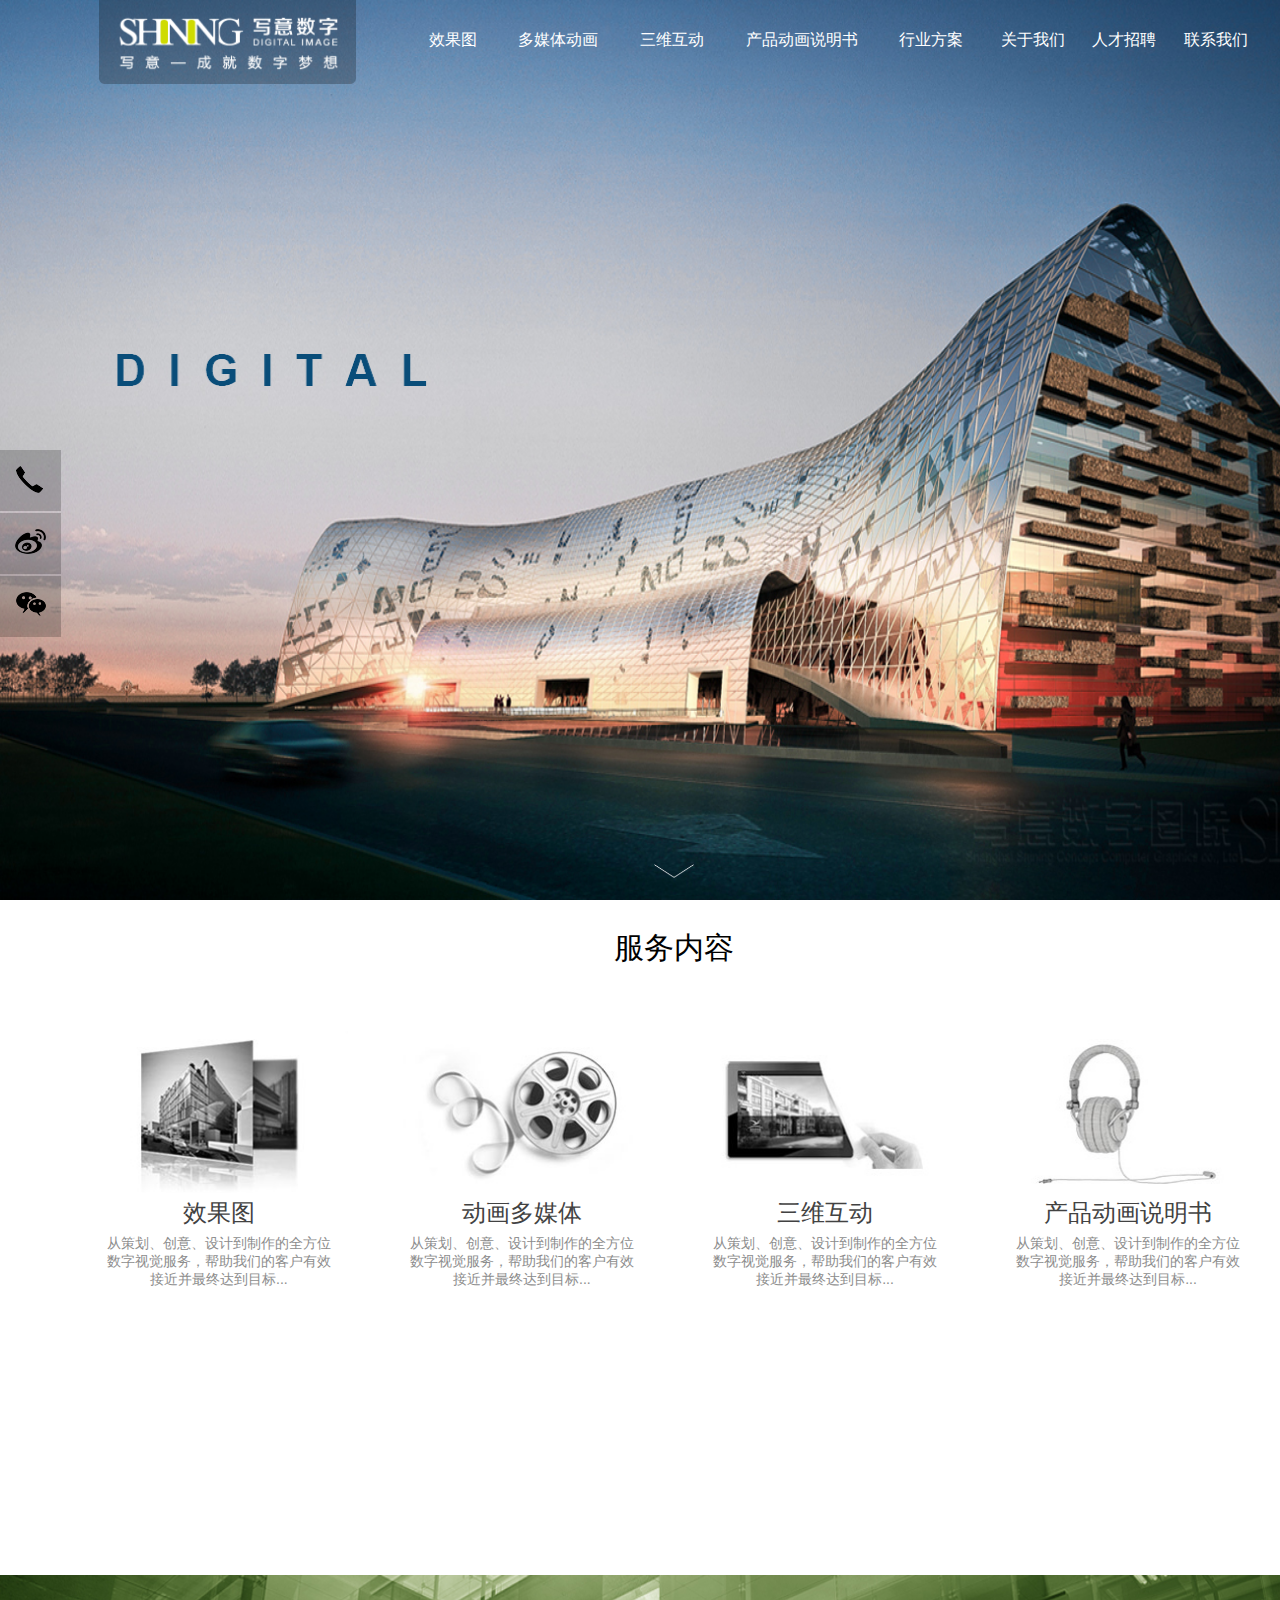
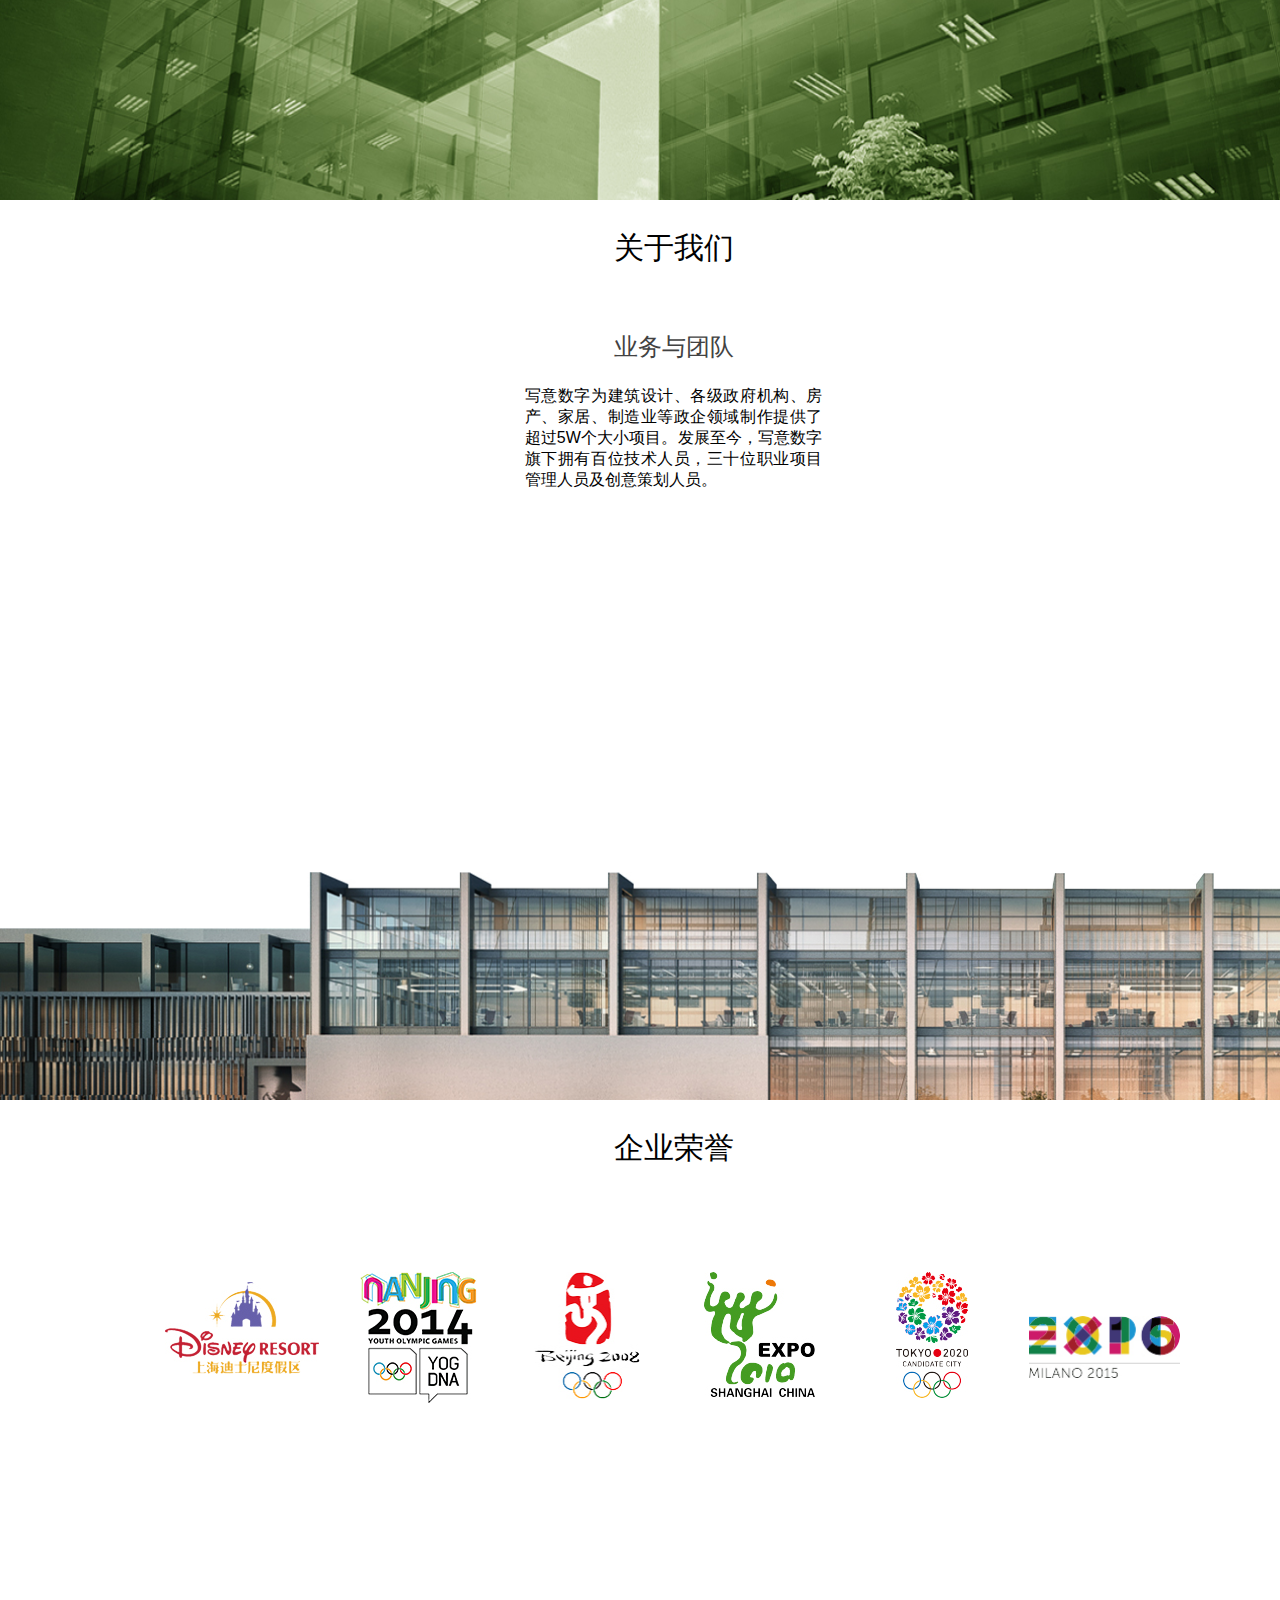
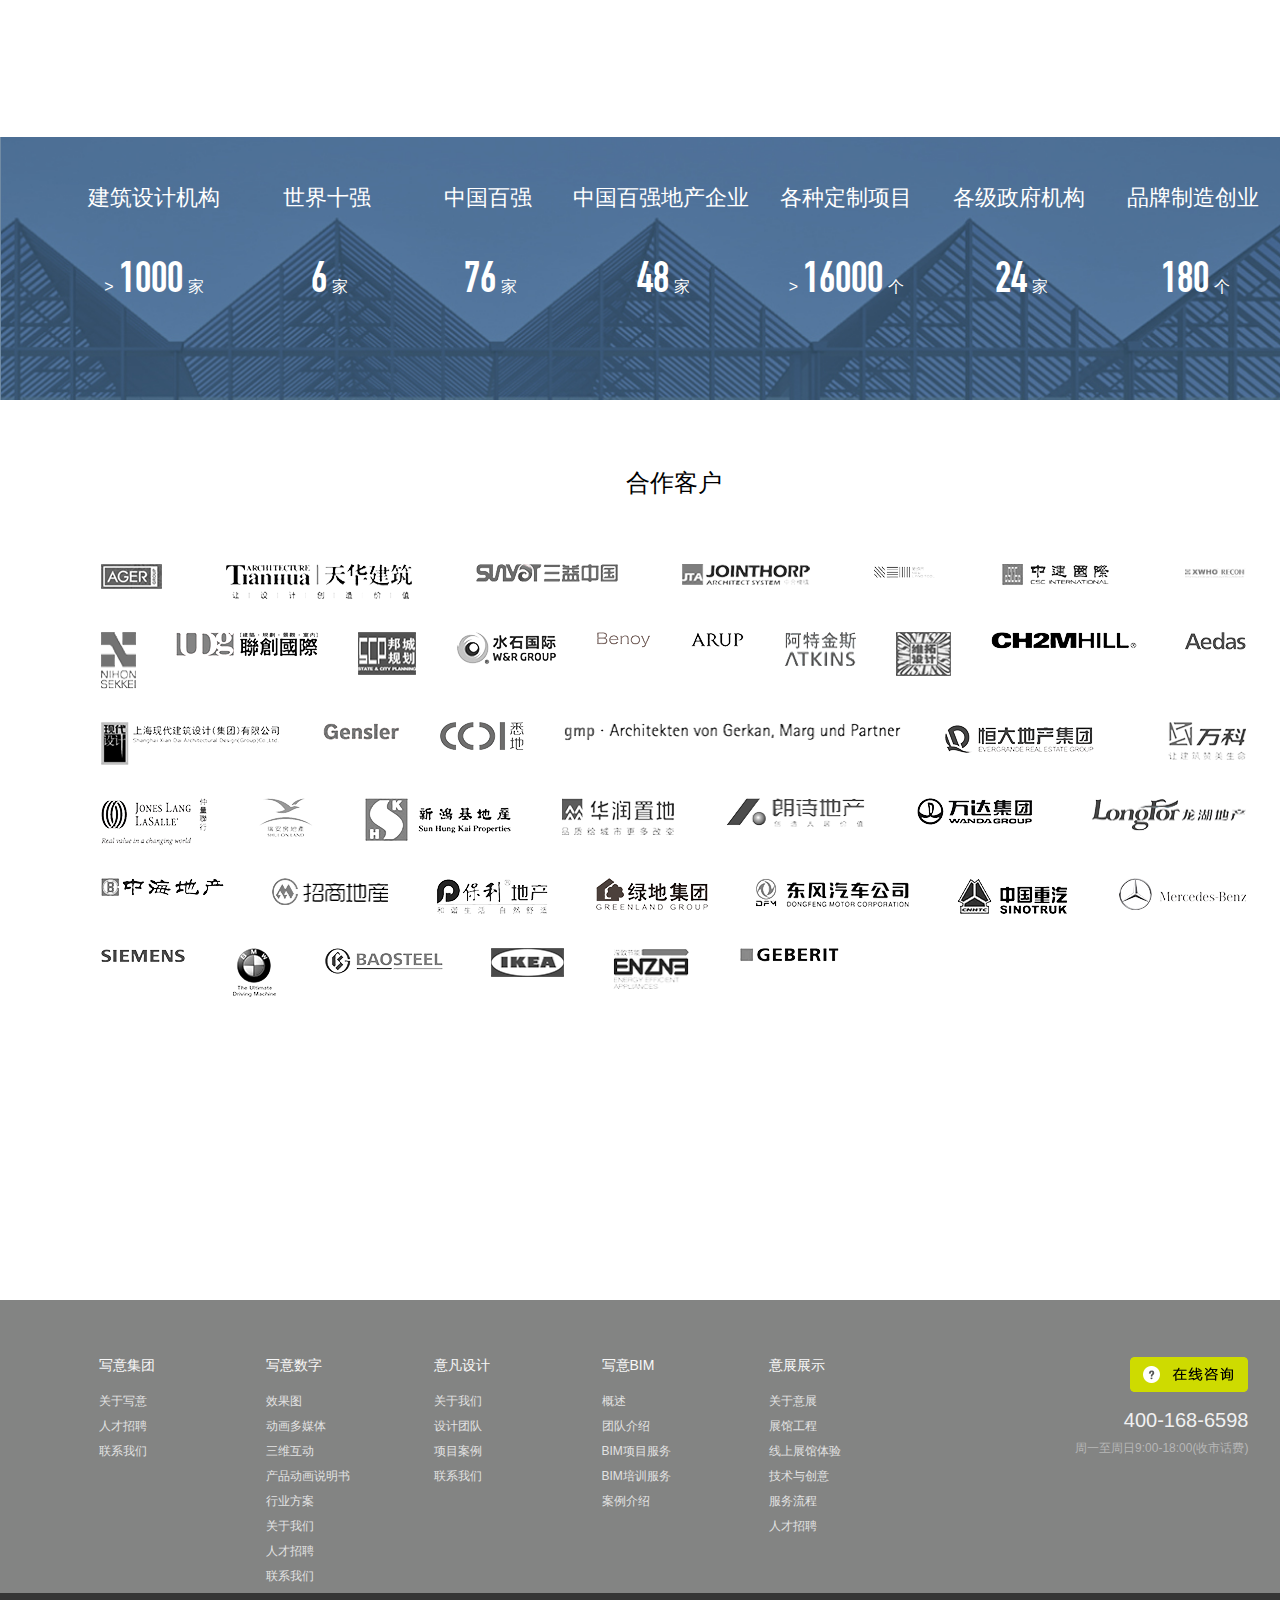
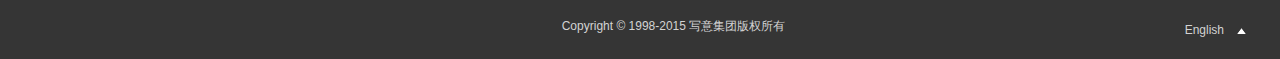
<file: xieyi/index.html>
<!DOCTYPE html>
<html>
	<head>
		<meta charset="UTF-8">
			<link rel="stylesheet" type="text/css" href="css/homepage.css"/>
			<link rel="stylesheet" type="text/css" href="css/index.css"/>
			<link rel="stylesheet" type="text/css" href="css/reset.css"/>
			<script src="js/jquery-1.12.2.min.js" type="text/javascript" charset="utf-8"></script>
			<script src="js/wheelEvenFn.js" type="text/javascript" charset="utf-8"></script>
		<title></title>
	</head>
	<body>
		<div id="index-outer">
			<div id="index-header" >
				<img src="img/index/bg.jpg" class="bg"/>
				<img src="img/jzjz/3.jpg" class="bg"/>
				<img src="img/shbx/3.jpg" class="bg"/>
				<img src="img/shbx/7.jpg" class="bg" />

				<div id="nav">
					<div class="headleft">
						<img src="img/index/log.png" class="logo"/>
					</div>
					<div class="headright">
						<ul class="nav" id="white">
							<li class="nav4"><a href="###">联系我们</a></li>
							<li class="nav5"><a href="###">人才招聘</a></li>
							<li class="nav5"><a href="###">关于我们</a></li>
							<li class="nav3"><a href="project.html">行业方案</a></li>
							<li class="nav2"><a href="product.html">产品动画说明书</a></li>
							<li class="nav2"><a href="interaction.html">三维互动</a></li>
							<li class="nav2"><a href="multimedia.html">多媒体动画</a></li>
							<li class="nav2"><a href="homepage.html">效果图</a></li>		
						</ul>
					</div>
				</div>
				<img src="img/index/jiantou.png" class="index-gt"/>
				<img src="img/index/word.png" class="index-word"/>
				<img src="img/index/point.png" class="point1 point" point="0"/>
				<img src="img/index/piont1.png" class="point2 point" point="1"/>
				<img src="img/index/piont1.png" class="point2 point point3" point="2"/>
				<img src="img/index/piont1.png" class="point2 point point4" point="3"/>		
				<div id="wechat">
					<div></div>
					<div></div>
					<div></div>
					<img src="img/xieyi/icon.png" class="phone"/>
					<img src="img/xieyi/icon2.png" class="sina"/>
					<img src="img/xieyi/icon3.png" class="wchat"/>
				</div>
				<div id="contact">
					<div class="contact-top">
						<span class="contact-word">联系我们</span>
						<img src="img/xieyi/jian.jpg" class="jian"/>
					</div>
					<div class="contact-main">
						<input type="text" name="" id="name" value="" index="姓名*" placeholder="姓名*"/>
						<input type="text" name="" id="" value="" index="固定电话:" placeholder="固定电话:"/>
						<input type="text" name="" id="" value="" index="手机号:" placeholder="手机号:"/>
						<input type="text" name="" id="" value="" index="电子邮件:"placeholder="电子邮件:"/>
						<textarea name="" id="texta" index="留言内容:" placeholder="留言内容:"></textarea>
						<div id="send">发送</div>
					</div>
					<img src="img/xieyi/da.png" class="ewm"/>
				</div>
			</div>
			<div id="index-serve">
				<p class="serve">服务内容</p>
				<div class="index-img">
					<div>
						<img src="img/index/s_item1.jpg" class="item1"/>
						<img src="img/index/s_item11.jpg" class="item11"/>
						<p class="p1">效果图</p>
						<p class="p11">从策划、创意、设计到制作的全方位数字视觉服务，帮助我们的客户有效接近并最终达到目标...</p>
					</div>
					<div>
						<img src="img/index/s_item2.jpg" class="item1"/>
						<img src="img/index/s_item22.jpg" class="item11"/>
						<p class="p1">动画多媒体 </p>
						<p class="p11">从策划、创意、设计到制作的全方位数字视觉服务，帮助我们的客户有效接近并最终达到目标...</p>
					</div>
					<div>
						<img src="img/index/s_item3.jpg" class="item1"/>
						<img src="img/index/s_item33.jpg" class="item11"/>
						<p class="p1">三维互动 </p>
						<p class="p11">从策划、创意、设计到制作的全方位数字视觉服务，帮助我们的客户有效接近并最终达到目标...</p>
					</div>
					<div>
						<img src="img/index/s_item4.jpg" class="item1"/>
						<img src="img/index/s_item44.jpg" class="item11"/>
						<p class="p1">产品动画说明书 </p>
						<p class="p11">从策划、创意、设计到制作的全方位数字视觉服务，帮助我们的客户有效接近并最终达到目标...</p>
					</div>
				</div>
				<div><img src="img/index/green.jpg" class="green"/></div>
			</div>
			<div id="about">
				<p class="serve">关于我们</p>
				<div class="index-about">
					<div id="about1">
						<p class="p1">起步与发展</p>
						<p class="p2">写意数字是高新技术文化企业写意集团旗下子品牌。前身为写意数字图像。自1998年成立以来，17年间，写意数字的业务扩展至数字效果图、多媒体动画影像、产品动画说明书三项主营业务线。</p>
					</div>
					<div id="about2">
						<p class="p1">业务与团队</p>
						<p class="p2">写意数字为建筑设计、各级政府机构、房产、家居、制造业等政企领域制作提供了超过5W个大小项目。发展至今，写意数字旗下拥有百位技术人员，三十位职业项目管理人员及创意策划人员。</p>
					</div>
					<div id="about3">
						<p class="p1">战略与目标</p>
						<p class="p2">未来，写意数字仍将依附写意集团，专注于数字视觉业务的钻研，成为引领行业潮流的先行者。</p>
					</div>
				</div>
				<img src="img/index/honor.jpg" class="honor"/>
			</div>
			<div id="company">
				<p class="serve">企业荣誉</p>
				<div class="company-img">
					<div><img src="img/index/c5.jpg" class="i1"/></div>
					<div><img src="img/index/c4.jpg" class="i2"/></div>
					<div><img src="img/index/c6.jpg" class="i3"/></div>
					<div><img src="img/index/c2.jpg" class="i4"/></div>
					<div><img src="img/index/c3.jpg" class="i5"/></div>
					<div><img src="img/index/c1.jpg" class="i6"/></div>
				</div>
				<img src="img/index/blue.jpg" class="blue"/>
				<div class="company-footer">
					<div>
						<p class="company-p">建筑设计机构</p>
						<p><span class="csp">&gt;</span><span class="conmpang-num">1000</span><span class="csp">家</span></p>
					</div>
					<div >
						<p class="company-p">世界十强</p>
						<p><span class="conmpang-num">6</span><span class="csp">家</span></p>
					</div>
					<div id="p1">
						<p class="company-p" >中国百强</p>
						<p><span class="conmpang-num">76</span><span class="csp">家</span></p>
					</div>
					<div id="p2">
						<p class="company-p" >中国百强地产企业</p>
						<p><span class="conmpang-num">48</span><span class="csp">家</span></p>
					</div>
					<div>
						<p class="company-p">各种定制项目</p>
						<p><span class="csp">&gt;</span><span class="conmpang-num">16000</span><span class="csp">个</span></p>
					</div>
					<div>
						<p class="company-p">各级政府机构</p>
						<p><span class="conmpang-num">24</span><span class="csp">家</span></p>
					</div>
					<div>
						<p class="company-p">品牌制造创业</p>
						<p><span class="conmpang-num">180</span><span class="csp">个</span></p>
					</div>
				</div>
			</div>
			<div id="client">
				<p class="client-p">合作客户</p>
				<div class="client-img">
					<div class="client-1">
						<div class="cimg1"><img src="img/client/logo1.png" /></div>
						<div class="cimg2"><img src="img/client/logo2.png" /></div>
						<div class="cimg3"><img src="img/client/logo3.png"/></div>
						<div class="cimg4"><img src="img/client/logo4.png"/></div>
						<div class="cimg5"><img src="img/client/logo5.png"/></div>
						<div class="cimg6"><img src="img/client/logo6.png"/></div>
						<div class="cimg7"><img src="img/client/logo7.png"/></div>
					</div>
					<div class="client-2 client-1">
						<div class="cimg8"><img src="img/client/logo8.png" /></div>
						<div class="cimg9"><img src="img/client/logo9.png" /></div>
						<div class="cimg10"><img src="img/client/logo10.png"/></div>
						<div class="cimg11"><img src="img/client/logo11.png"/></div>
						<div class="cimg12"><img src="img/client/logo12.png"/></div>
						<div class="cimg13"><img src="img/client/logo13.png"/></div>
						<div class="cimg14"><img src="img/client/logo14.png"/></div>
						<div class="cimg15"><img src="img/client/logo15.png"/></div>
						<div class="cimg16"><img src="img/client/logo16.png"/></div>
						<div class="cimg17"><img src="img/client/logo17.png"/></div>
					</div>
					<div class="client-3 client-1">
						<div class="cimg18"><img src="img/client/logo18.png" /></div>
						<div class="cimg19"><img src="img/client/logo19.png" /></div>
						<div class="cimg20"><img src="img/client/logo20.png"/></div>
						<div class="cimg21"><img src="img/client/logo21.png"/></div>
						<div class="cimg22"><img src="img/client/logo22.png"/></div>
						<div class="cimg23"><img src="img/client/logo23.png"/></div>
					</div>
					<div class="client-4 client-1">
						<div class="cimg24"><img src="img/client/logo24.png" /></div>
						<div class="cimg25"><img src="img/client/logo25.png" /></div>
						<div class="cimg26"><img src="img/client/logo26.png"/></div>
						<div class="cimg27"><img src="img/client/logo27.png"/></div>
						<div class="cimg28"><img src="img/client/logo28.png"/></div>
						<div class="cimg29"><img src="img/client/logo29.png"/></div>
						<div class="cimg30"><img src="img/client/logo30.png"/></div>
					</div>
					<div class="client-5 client-1">
						<div class="cimg31"><img src="img/client/logo31.png" /></div>
						<div class="cimg32"><img src="img/client/logo32.png" /></div>
						<div class="cimg33"><img src="img/client/logo33.png"/></div>
						<div class="cimg34"><img src="img/client/logo34.png"/></div>
						<div class="cimg35"><img src="img/client/logo35.png"/></div>
						<div class="cimg36"><img src="img/client/logo36.png"/></div>
						<div class="cimg37"><img src="img/client/logo37.png"/></div>
					</div>
					<div class="client-1 client-6">
						<div class="cimg38"><img src="img/client/logo38.png" /></div>
						<div class="cimg39"><img src="img/client/logo39.png" /></div>
						<div class="cimg40"><img src="img/client/logo40.png"/></div>
						<div class="cimg41"><img src="img/client/logo41.png"/></div>
						<div class="cimg42"><img src="img/client/logo42.png"/></div>
						<div class="cimg43"><img src="img/client/logo43.png"/></div>
					</div>
				</div>
			</div>
			<div id="footer">
				<div class="footer-word">
					<div class="footer-word-left">
						<ul>
							<li class="footer-one">写意集团</li>
							<li>关于写意</li>
							<li>人才招聘</li>
							<li>联系我们</li>
						</ul>
						<ul>
							<li class="footer-one">写意数字</li>
							<li>效果图</li>
							<li>动画多媒体</li>
							<li>三维互动</li>
							<li>产品动画说明书</li>
							<li>行业方案</li>
							<li>关于我们</li>
							<li>人才招聘</li>
							<li>联系我们</li>
						</ul>
						<ul>
							<li class="footer-one">意凡设计</li>
							<li>关于我们</li>
							<li>设计团队</li>
							<li>项目案例</li>
							<li>联系我们</li>
						</ul>
						<ul>
							<li class="footer-one">写意BIM</li>
							<li>概述</li>
							<li>团队介绍</li>
							<li>BIM项目服务</li>
							<li>BIM培训服务</li>
							<li>案例介绍	</li>
						</ul>
						<ul>
							<li class="footer-one">意展展示</li>
							<li>关于意展</li>
							<li>展馆工程</li>
							<li>线上展馆体验</li>
							<li>技术与创意</li>
							<li>服务流程</li>
							<li>人才招聘</li>
						</ul>
					</div>
					<div class="footer-word-right">
						<div class="online"><img src="img/xieyi/zixun.png"/></div>
						<p class="number">400-168-6598</p>
						<p class="week">周一至周日9:00-18:00(收市话费)</p>
						<img src="img/xieyi/top.png" id="top"/>
					</div>
				</div>
				<div class="footer-btm">
					<p class="copy">Copyright &copy; 1998-2015 写意集团版权所有</p>
					<p class="english"><span>English</span><img src="img/xieyi/gt.png"/></p>
				</div>
			</div>
		</div>
		<script src="js/index.js" type="text/javascript" charset="utf-8"></script>
		<script src="js/demo.js" type="text/javascript" charset="utf-8"></script>
		<script type="text/javascript">
		wheelEvenFn($("html,body"),function(delta){
			var _this = $(this),
			toScrollTop = 0;				
			if(!_this.is(":animated")){
				nowTop = $("body").scrollTop() || $("html").scrollTop();
			//	console.log(delta);
				if(delta < 0){	
					if(nowTop%h == 0){
						toScrollTop = nowTop + h;
					}else{
						toScrollTop = Math.ceil(nowTop/h) * h;
					}
				}else{
					if(nowTop%h == 0){
						toScrollTop = nowTop - h;
					}else{
						toScrollTop = Math.floor(nowTop/h) * h;
						
					}
				}
				_this.animate({
					scrollTop: toScrollTop + "px",
				},1000)
			}
		})
		</script>
	</body>
</html>
</file>
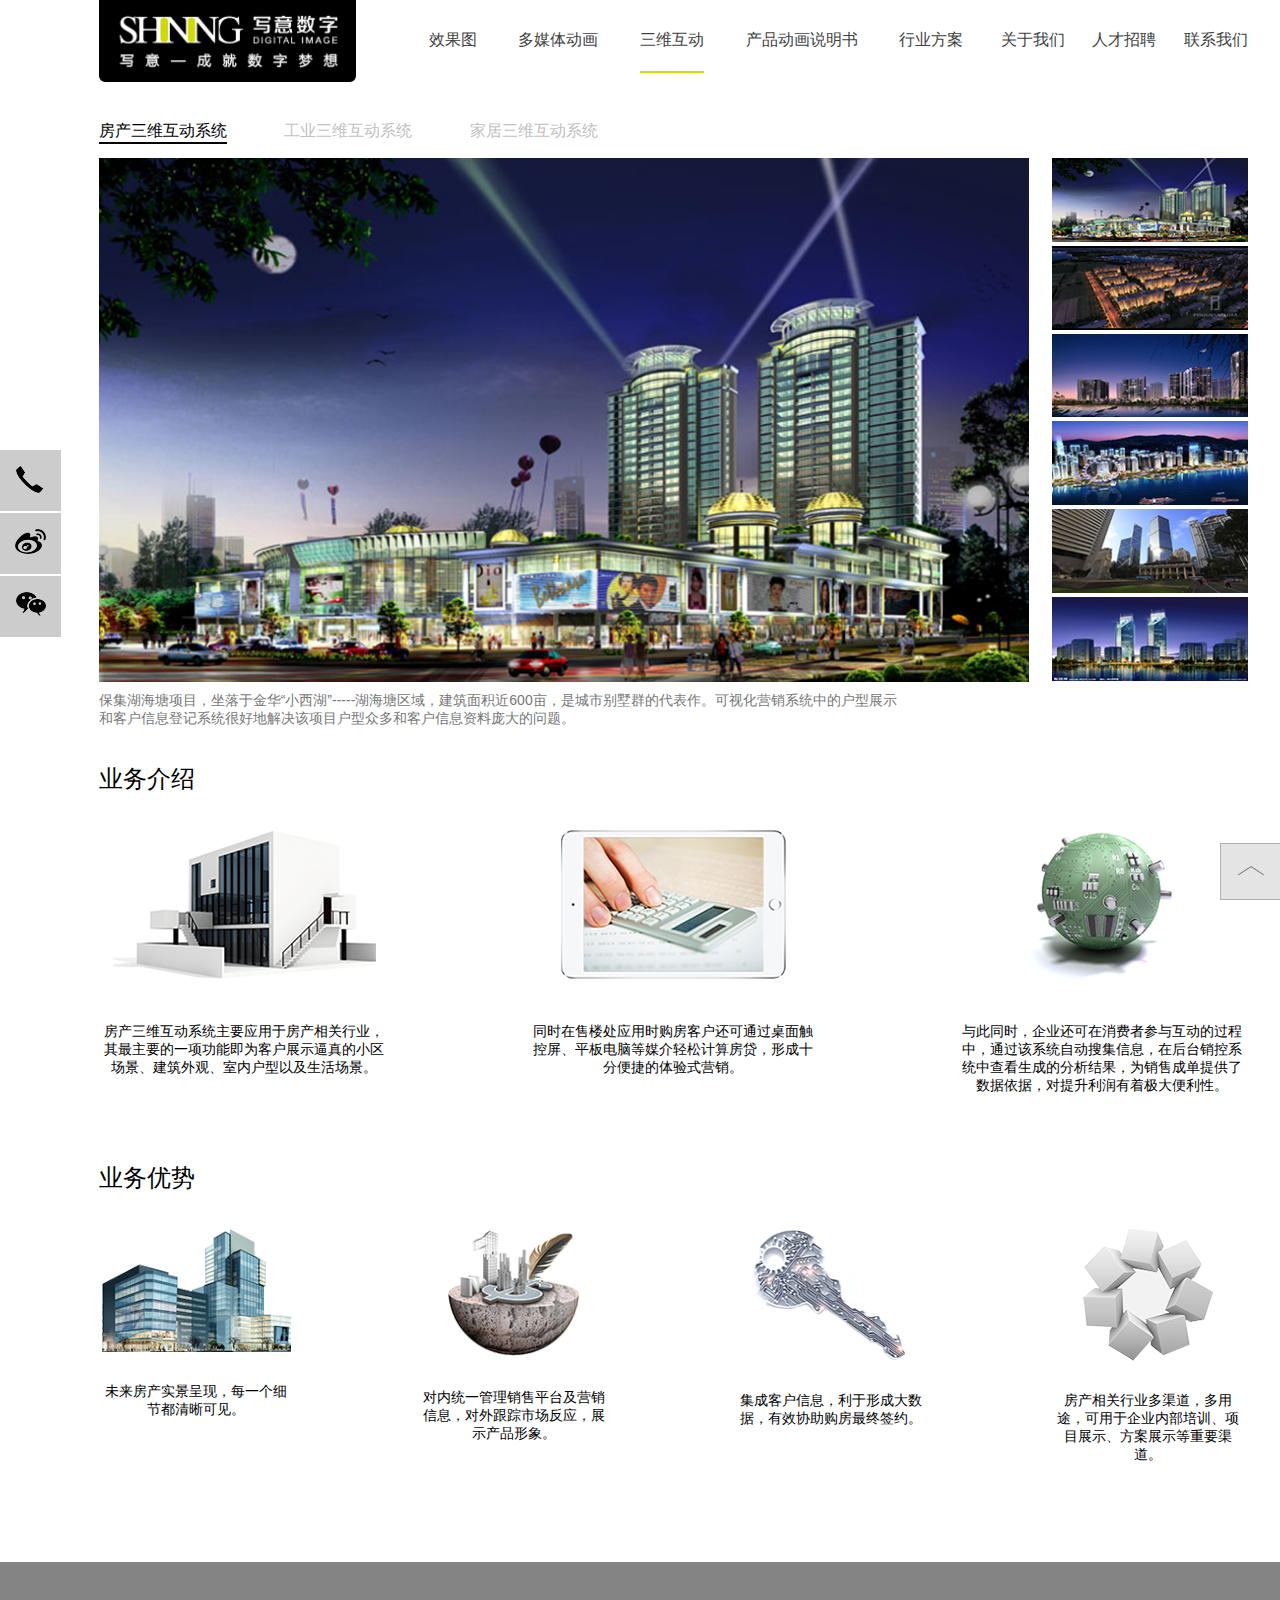
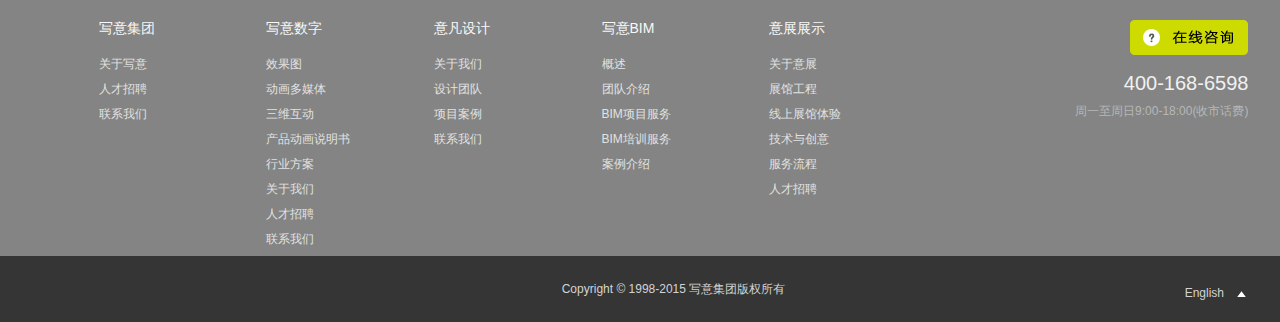
<file: xieyi/interaction.html>
<!DOCTYPE html>
<html>
	<head>
		<meta charset="UTF-8">
		<title></title>
		<link rel="stylesheet" type="text/css" href="css/homepage.css"/>
		<link rel="stylesheet" type="text/css" href="css/interaction.css"/>
		<link rel="stylesheet" type="text/css" href="css/reset.css"/>
		<script src="js/jquery-1.12.2.min.js" type="text/javascript" charset="utf-8"></script>
	</head>
	<body>
		<div id="outer">
			<div id="header">
				<div id="nav">
					<div class="headleft">
						<img src="img/xieyi/logo.png" class="logo"/>
					</div>
					<div class="headright">
						<ul class="nav">
							<li class="nav4"><a href="###">联系我们</a></li>
							<li class="nav5"><a href="###">人才招聘</a></li>
							<li class="nav5"><a href="###">关于我们</a></li>
							<li class="nav3"><a href="project.html">行业方案</a></li>
							<li class="nav2"><a href="product.html">产品动画说明书</a></li>
							<li class="nav2"><a href="interaction.html">三维互动</a></li>
							<li class="nav2"><a href="multimedia.html">多媒体动画</a></li>
							<li class="nav2"><a href="homepage.html">效果图</a></li>	
						</ul>
					</div>
				</div>
				<div id="wechat">
					<div></div>
					<div></div>
					<div></div>
					<img src="img/xieyi/icon.png" class="phone"/>
					<img src="img/xieyi/icon2.png" class="sina"/>
					<img src="img/xieyi/icon3.png" class="wchat"/>
				</div>
				<div id="contact">
					<div class="contact-top">
						<span class="contact-word">联系我们</span>
						<img src="img/xieyi/jian.jpg" class="jian"/>
					</div>
					<div class="contact-main">
						<input type="text" name="" id="name" value="" index="姓名*" placeholder="姓名*"/>
						<input type="text" name="" id="" value="" index="固定电话:" placeholder="固定电话:"/>
						<input type="text" name="" id="" value="" index="手机号:" placeholder="手机号:"/>
						<input type="text" name="" id="" value="" index="电子邮件:"placeholder="电子邮件:"/>
						<textarea name="" id="texta" index="留言内容:" placeholder="留言内容:"></textarea>
						<div id="send">发送</div>
					</div>
					<img src="img/xieyi/da.png" class="ewm"/>
				</div>
				<div id="intera-top">
					<ul id="classify">
						<li index="0">房产三维互动系统</li>
						<li index="1">工业三维互动系统</li>
						<li index="2">家居三维互动系统</li>
					</ul>
					<div class="intera-mid">
						<div class="mid-left"><img src="img/intera/dd1.jpg"/></div>
						<div class="mid-right">
							<img src="img/intera/xx1.jpg" index="0"/>
							<img src="img/intera/xx2.jpg" index="1"/>
							<img src="img/intera/xx3.jpg" index="2"/>
							<img src="img/intera/xx4.jpg" index="3"/>
							<img src="img/intera/xx5.jpg" index="4"/>
							<img src="img/intera/xx6.jpg" index="5"/>
							<div class="mask"></div>
						</div>
					</div>
					<p>保集湖海塘项目，坐落于金华“小西湖”-----湖海塘区域，建筑面积近600亩，是城市别墅群的代表作。可视化营销系统中的户型展示<br />
和客户信息登记系统很好地解决该项目户型众多和客户信息资料庞大的问题。</p>
				</div>
			</div>
			<div id="body">
				<div class="body-mian">
					<p class="yewu">业务介绍</p>
					<div class="mian1-bottom">
						<div>
							<img src="img/intera/yewu1.png" class="yewu1"/>
							<p class="y-p">房产三维互动系统主要应用于房产相关行业，其最主要的一项功能即为客户展示逼真的小区场景、建筑外观、室内户型以及生活场景。</p>
						</div>
						<div>
							<img src="img/intera/yewu2.png"  class="yewu2"/>
							<p class="y-p">同时在售楼处应用时购房客户还可通过桌面触控屏、平板电脑等媒介轻松计算房贷，形成十分便捷的体验式营销。</p>
						</div>
						<div id="body-rigt">
							<img src="img/intera/yewu3.png"  class="yewu3"/>
							<p class="y-p">与此同时，企业还可在消费者参与互动的过程中，通过该系统自动搜集信息，在后台销控系统中查看生成的分析结果，为销售成单提供了数据依据，对提升利润有着极大便利性。</p>
						</div>
					</div>
					<p class="yewu">业务优势</p>
					<div class="mian2-bottom">
						<div>
							<img src="img/intera/y1.png" class="y1"/>
							<p class="y-p">未来房产实景呈现，每一个细节都清晰可见。</p>
						</div>
						<div>
							<img src="img/intera/y2.png"  class="y2"/>
							<p class="y-p">对内统一管理销售平台及营销信息，对外跟踪市场反应，展示产品形象。</p>
						</div>
						<div>
							<img src="img/intera/y3.png"  class="y3"/>
							<p class="y-p">集成客户信息，利于形成大数据，有效协助购房最终签约。</p>
						</div>
						<div id="body-l">
							<img src="img/intera/y4.png"  class="y4"/>
							<p class="y-p">房产相关行业多渠道，多用途，可用于企业内部培训、项目展示、方案展示等重要渠道。</p>
						</div>
					</div>
				</div>
			</div>
			<div id="footer">
				<div class="footer-word">
					<div class="footer-word-left">
						<ul>
							<li class="footer-one">写意集团</li>
							<li>关于写意</li>
							<li>人才招聘</li>
							<li>联系我们</li>
						</ul>
						<ul>
							<li class="footer-one">写意数字</li>
							<li>效果图</li>
							<li>动画多媒体</li>
							<li>三维互动</li>
							<li>产品动画说明书</li>
							<li>行业方案</li>
							<li>关于我们</li>
							<li>人才招聘</li>
							<li>联系我们</li>
						</ul>
						<ul>
							<li class="footer-one">意凡设计</li>
							<li>关于我们</li>
							<li>设计团队</li>
							<li>项目案例</li>
							<li>联系我们</li>
						</ul>
						<ul>
							<li class="footer-one">写意BIM</li>
							<li>概述</li>
							<li>团队介绍</li>
							<li>BIM项目服务</li>
							<li>BIM培训服务</li>
							<li>案例介绍	</li>
						</ul>
						<ul>
							<li class="footer-one">意展展示</li>
							<li>关于意展</li>
							<li>展馆工程</li>
							<li>线上展馆体验</li>
							<li>技术与创意</li>
							<li>服务流程</li>
							<li>人才招聘</li>
						</ul>
					</div>
					<div class="footer-word-right">
						<div class="online"><img src="img/xieyi/zixun.png"/></div>
						<p class="number">400-168-6598</p>
						<p class="week">周一至周日9:00-18:00(收市话费)</p>
						<img src="img/xieyi/top.png" id="top"/>
					</div>
				</div>
				<div class="footer-btm">
					<p class="copy">Copyright &copy; 1998-2015 写意集团版权所有</p>
					<p class="english"><span>English</span><img src="img/xieyi/gt.png"/></p>
				</div>
			</div>
		</div>
		<script src="js/interaction.js" type="text/javascript" charset="utf-8"></script>
		<script src="js/demo.js" type="text/javascript" charset="utf-8"></script>		
	</body>
</html>
</file>
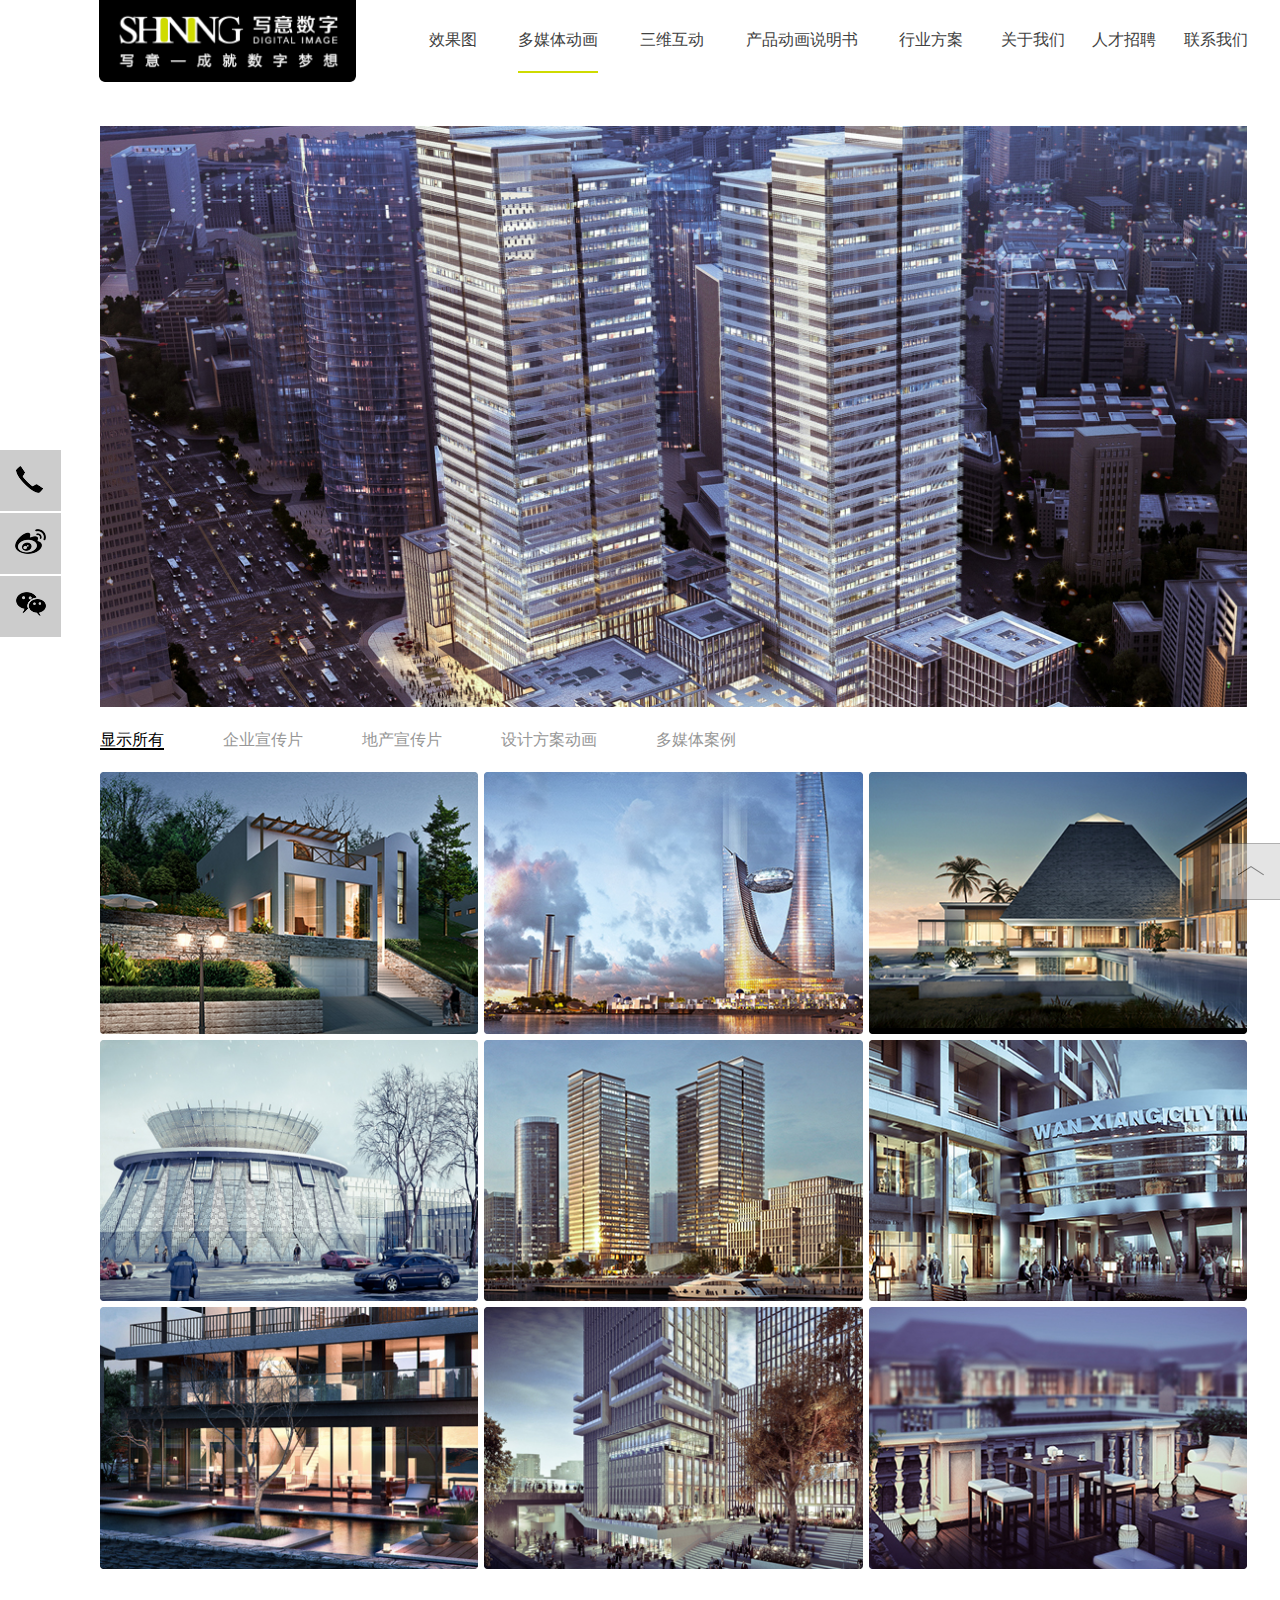
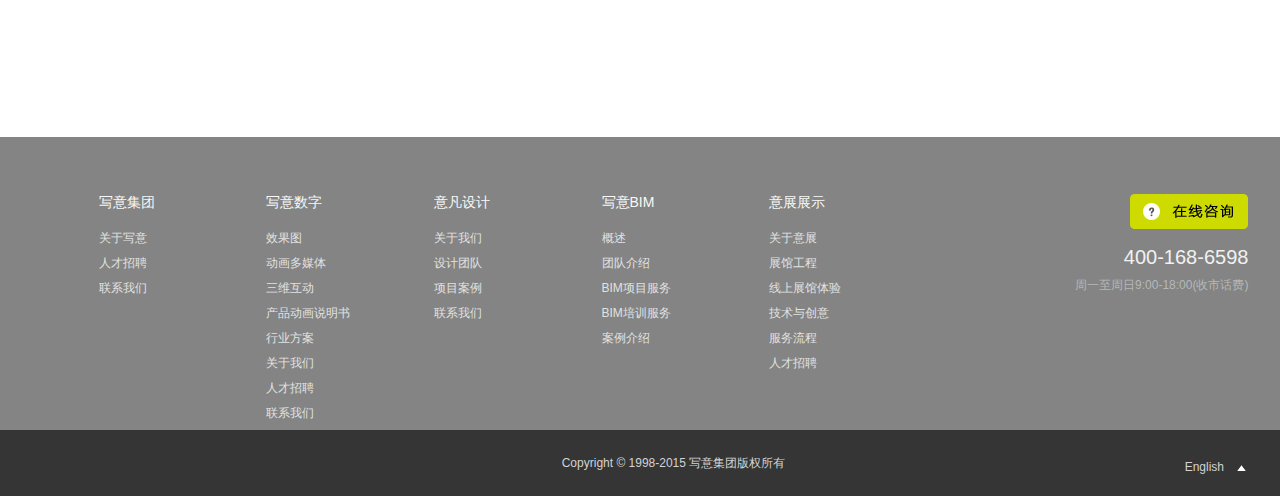
<file: xieyi/multimedia.html>
<!DOCTYPE html>
<html>
	<head>
		<meta charset="UTF-8">
		<title></title>
		<link rel="stylesheet" type="text/css" href="css/homepage.css"/>
		<link rel="stylesheet" type="text/css" href="css/mult.css"/>
		<link rel="stylesheet" type="text/css" href="css/reset.css"/>
		<script src="js/jquery-1.12.2.min.js" type="text/javascript" charset="utf-8"></script>
	</head>
	<body>
		<div id="outer">
			<div id="header">
				<div id="nav">
					<div class="headleft">
						<img src="img/xieyi/logo.png" class="logo"/>
					</div>
					<div class="headright">
						<ul class="nav">
							<li class="nav4"><a href="###">联系我们</a></li>
							<li class="nav5"><a href="###">人才招聘</a></li>
							<li class="nav5"><a href="###">关于我们</a></li>
							<li class="nav3"><a href="project.html">行业方案</a></li>
							<li class="nav2"><a href="product.html">产品动画说明书</a></li>
							<li class="nav2"><a href="interaction.html">三维互动</a></li>
							<li class="nav2"><a href="multimedia.html">多媒体动画</a></li>
							<li class="nav2"><a href="homepage.html">效果图</a></li>		
						</ul>
					</div>
				</div>
				<div id="wechat">
					<div></div>
					<div></div>
					<div></div>
					<img src="img/xieyi/icon.png" class="phone"/>
					<img src="img/xieyi/icon2.png" class="sina"/>
					<img src="img/xieyi/icon3.png" class="wchat"/>
				</div>
				<div id="contact">
					<div class="contact-top">
						<span class="contact-word">联系我们</span>
						<img src="img/xieyi/jian.jpg" class="jian"/>
					</div>
					<div class="contact-main">
						<input type="text" name="" id="name" value="" index="姓名*" placeholder="姓名*"/>
						<input type="text" name="" id="" value="" index="固定电话:" placeholder="固定电话:"/>
						<input type="text" name="" id="" value="" index="手机号:" placeholder="手机号:"/>
						<input type="text" name="" id="" value="" index="电子邮件:"placeholder="电子邮件:"/>
						<textarea name="" id="texta" index="留言内容:" placeholder="留言内容:"></textarea>
						<div id="send">发送</div>
					</div>
					<img src="img/xieyi/da.png" class="ewm"/>
				</div>
			</div>
			<div id="bigimg">
				<img src="img/mult/d1.jpg"/>
				<img src="img/mult/yellow.png" class="imgyellow"/>
			</div>
			<div class="mu-bar">
				<ul id="mu-bar">
					<li><span class="fisrt">显示所有</span></li>
					<li><span index="0">企业宣传片</span></li>
					<li><span index="1">地产宣传片</span></li>
					<li><span index="2">设计方案动画</span></li>
					<li><span index="3">多媒体案例</span></li>
				</ul>
			</div>
			<div id="mu-img">
				<div class="mu-main">
					<img src="img/mult/x1.jpg"/>
					<img src="img/mult/x2.jpg" class="middle"/>
					<img src="img/mult/x3.jpg"/>
					<img src="img/mult/x4.jpg"/>
					<img src="img/mult/x5.jpg" class="middle"/>
					<img src="img/mult/x6.jpg"/>
					<img src="img/mult/x7.jpg"/>
					<img src="img/mult/x8.jpg" class="middle"/>
					<img src="img/mult/x9.jpg"/>	
				</div>
				<div id="mumask"><img src="img/mult/mak.png"/></div>
			</div>
			<div id="footer">
				<div class="footer-word">
					<div class="footer-word-left">
						<ul>
							<li class="footer-one">写意集团</li>
							<li>关于写意</li>
							<li>人才招聘</li>
							<li>联系我们</li>
						</ul>
						<ul>
							<li class="footer-one">写意数字</li>
							<li>效果图</li>
							<li>动画多媒体</li>
							<li>三维互动</li>
							<li>产品动画说明书</li>
							<li>行业方案</li>
							<li>关于我们</li>
							<li>人才招聘</li>
							<li>联系我们</li>
						</ul>
						<ul>
							<li class="footer-one">意凡设计</li>
							<li>关于我们</li>
							<li>设计团队</li>
							<li>项目案例</li>
							<li>联系我们</li>
						</ul>
						<ul>
							<li class="footer-one">写意BIM</li>
							<li>概述</li>
							<li>团队介绍</li>
							<li>BIM项目服务</li>
							<li>BIM培训服务</li>
							<li>案例介绍	</li>
						</ul>
						<ul>
							<li class="footer-one">意展展示</li>
							<li>关于意展</li>
							<li>展馆工程</li>
							<li>线上展馆体验</li>
							<li>技术与创意</li>
							<li>服务流程</li>
							<li>人才招聘</li>
						</ul>
					</div>
					<div class="footer-word-right">
						<div class="online"><img src="img/xieyi/zixun.png"/></div>
						<p class="number">400-168-6598</p>
						<p class="week">周一至周日9:00-18:00(收市话费)</p>
						<img src="img/xieyi/top.png" id="top"/>
					</div>
				</div>
				<div class="footer-btm">
					<p class="copy">Copyright &copy; 1998-2015 写意集团版权所有</p>
					<p class="english"><span>English</span><img src="img/xieyi/gt.png"/></p>
				</div>
			</div>
		</div>
		<script src="js/multimedia.js" type="text/javascript" charset="utf-8"></script>
		<script src="js/demo.js" type="text/javascript" charset="utf-8"></script>
		<script type="text/javascript">
			$(".nav li:eq(6)").css("border-bottom", "2px solid #cedb00");
		</script>
	</body>
</html>
</file>
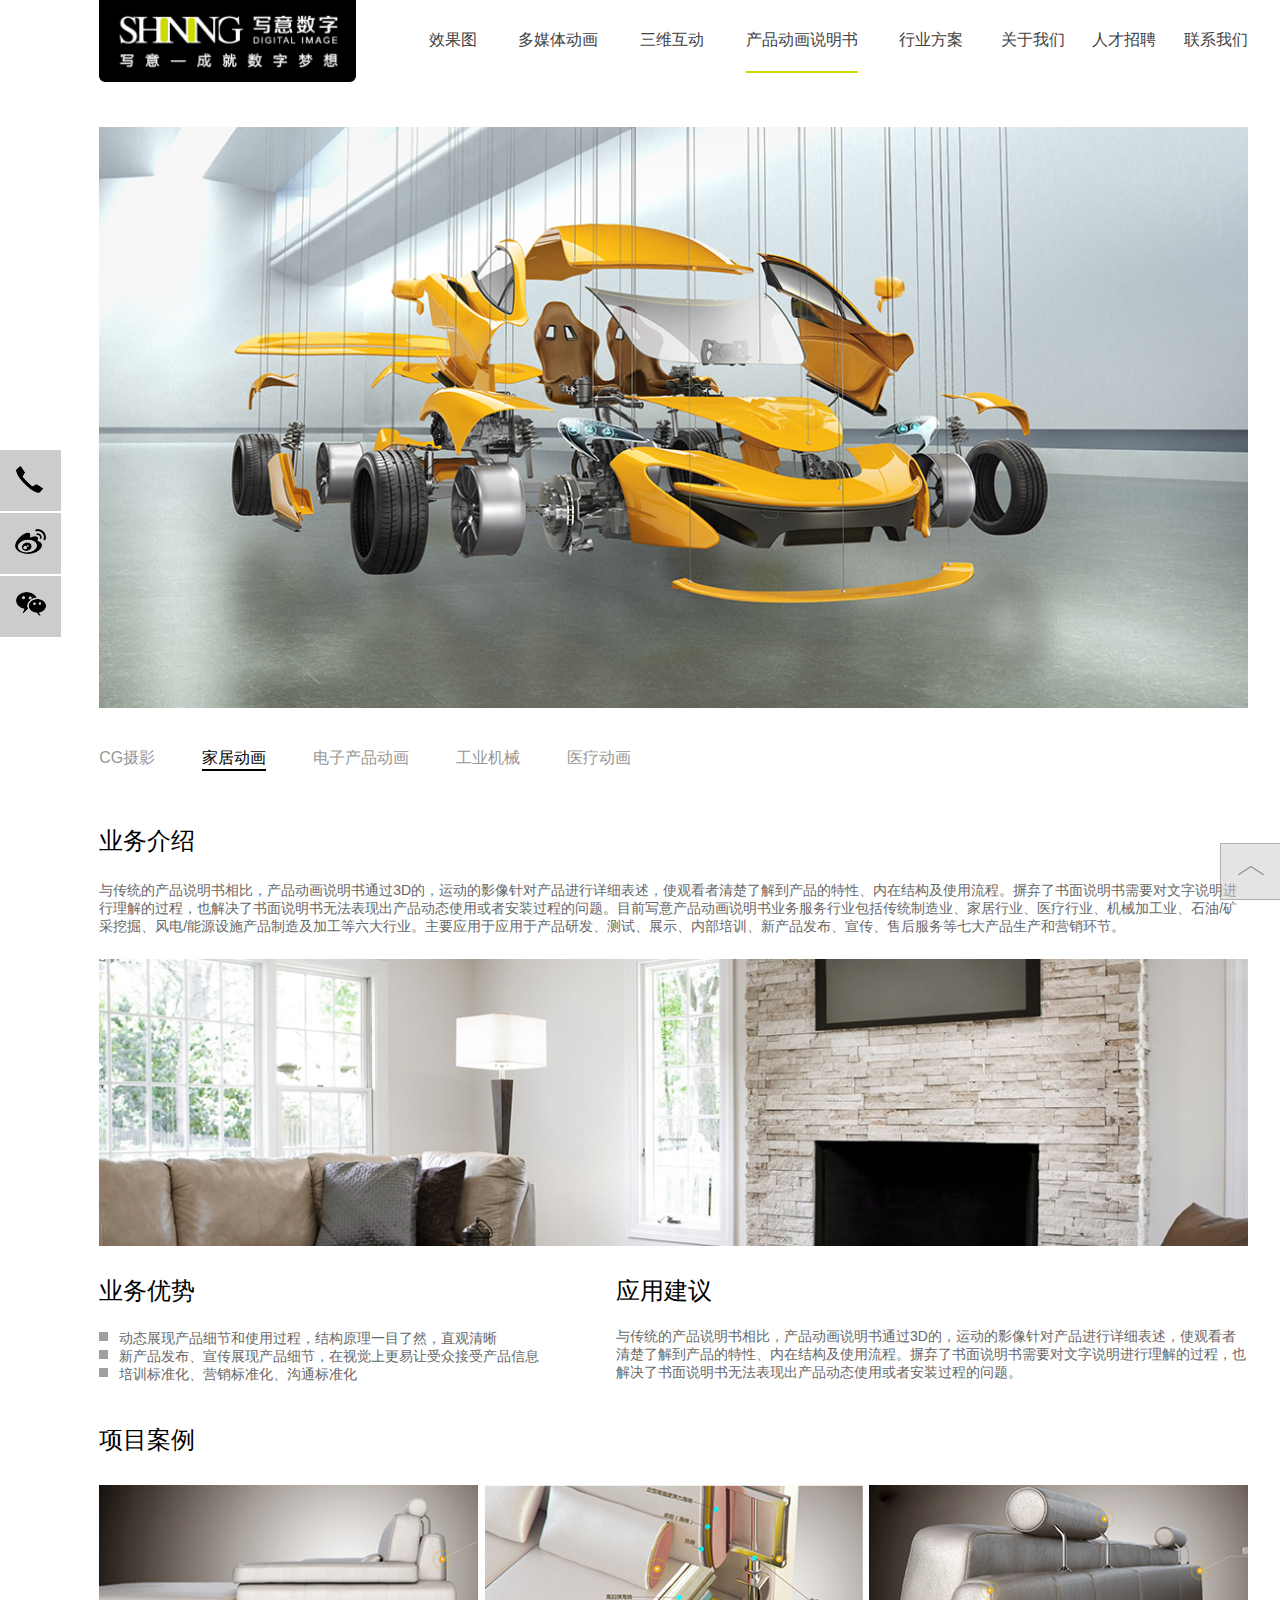
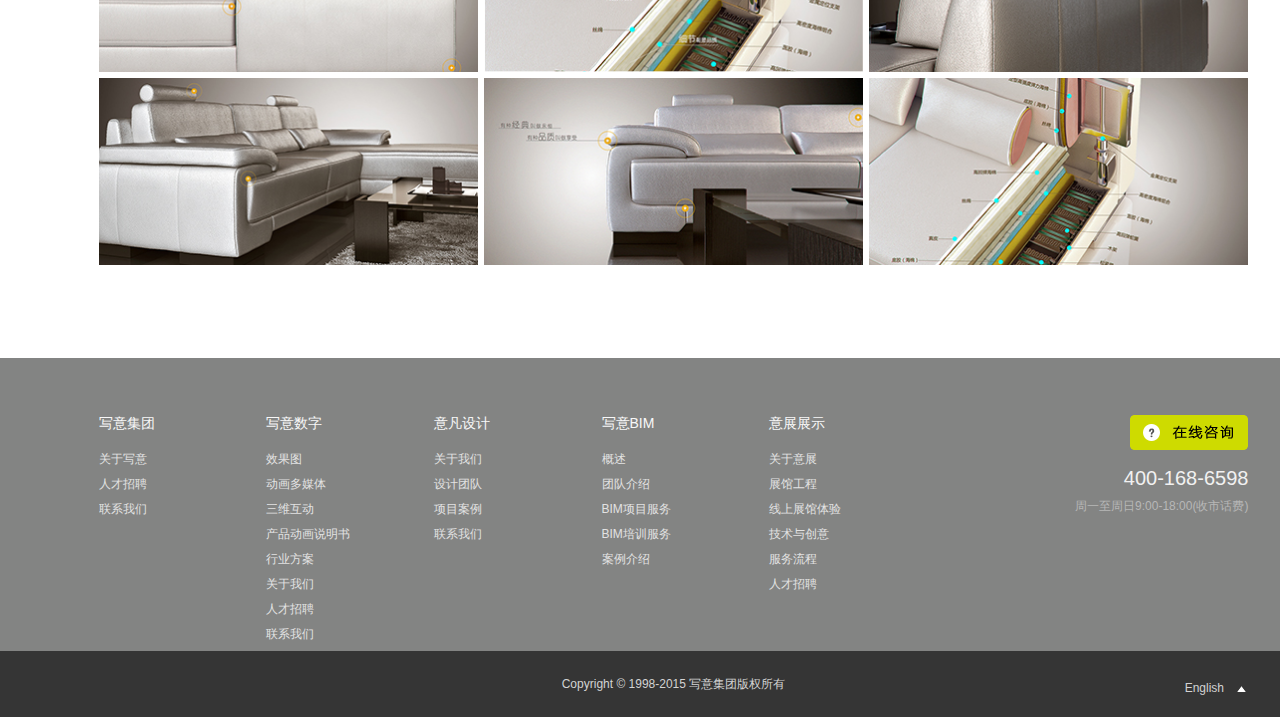
<file: xieyi/product.html>
<!DOCTYPE html>
<html>
	<head>
		<meta charset="UTF-8">
		<title></title>
		<link rel="stylesheet" type="text/css" href="css/homepage.css"/>
		<link rel="stylesheet" type="text/css" href="css/product.css"/>
		<link rel="stylesheet" type="text/css" href="css/reset.css"/>
		<script src="js/jquery-1.12.2.min.js" type="text/javascript" charset="utf-8"></script>
	</head>
	<body>
		<div id="outer">
			<div id="header">
				<div id="nav">
					<div class="headleft">
						<img src="img/xieyi/logo.png" class="logo"/>
					</div>
					<div class="headright">
						<ul class="nav">
							<li class="nav4"><a href="###">联系我们</a></li>
							<li class="nav5"><a href="###">人才招聘</a></li>
							<li class="nav5"><a href="###">关于我们</a></li>
							<li class="nav3"><a href="project.html">行业方案</a></li>
							<li class="nav2"><a href="product.html">产品动画说明书</a></li>
							<li class="nav2"><a href="interaction.html">三维互动</a></li>
							<li class="nav2"><a href="multimedia.html">多媒体动画</a></li>
							<li class="nav2"><a href="homepage.html">效果图</a></li>		
						</ul>
					</div>
				</div>
				<div id="wechat">
					<div></div>
					<div></div>
					<div></div>
					<img src="img/xieyi/icon.png" class="phone"/>
					<img src="img/xieyi/icon2.png" class="sina"/>
					<img src="img/xieyi/icon3.png" class="wchat"/>
				</div>
				<div id="contact">
					<div class="contact-top">
						<span class="contact-word">联系我们</span>
						<img src="img/xieyi/jian.jpg" class="jian"/>
					</div>
					<div class="contact-main">
						<input type="text" name="" id="name" value="" index="姓名*" placeholder="姓名*"/>
						<input type="text" name="" id="" value="" index="固定电话:" placeholder="固定电话:"/>
						<input type="text" name="" id="" value="" index="手机号:" placeholder="手机号:"/>
						<input type="text" name="" id="" value="" index="电子邮件:"placeholder="电子邮件:"/>
						<textarea name="" id="texta" index="留言内容:" placeholder="留言内容:"></textarea>
						<div id="send">发送</div>
					</div>
					<img src="img/xieyi/da.png" class="ewm"/>
				</div>
			</div>
			<div id="product-top">
				<img src="img/product/product.jpg"/>
				<ul class="product-bar">
					<li>CG摄影</li>
					<li>家居动画</li>
					<li>电子产品动画</li>
					<li>工业机械</li>
					<li>医疗动画</li>
				</ul>
			</div>
			<div id="product-mid">
				<div class="product-main">
					<p class="product-p">业务介绍</p>	
					<p class="product-p1">与传统的产品说明书相比，产品动画说明书通过3D的，运动的影像针对产品进行详细表述，使观看者清楚了解到产品的特性、内在结构及使用流程。摒弃了书面说明书需要对文字说明进行理解的过程，也解决了书面说明书无法表现出产品动态使用或者安装过程的问题。目前写意产品动画说明书业务服务行业包括传统制造业、家居行业、医疗行业、机械加工业、石油/矿采挖掘、风电/能源设施产品制造及加工等六大行业。主要应用于应用于产品研发、测试、展示、内部培训、新产品发布、宣传、售后服务等七大产品生产和营销环节。</p>
					<img src="img/product/x1.jpg"/>
					<div class="product-word">
						<div class="one">
							<p class="word-p">业务优势</p>
							<ul>
								<li><span class="square"></span>动态展现产品细节和使用过程，结构原理一目了然，直观清晰</li>
								<li><span class="square"></span>新产品发布、宣传展现产品细节，在视觉上更易让受众接受产品信息</li>
								<li><span class="square"></span>培训标准化、营销标准化、沟通标准化</li>
							</ul>
						</div>
						<div class="two">
							<p class="word-p">应用建议</p>
							<p class="two-word">与传统的产品说明书相比，产品动画说明书通过3D的，运动的影像针对产品进行详细表述，使观看者清楚了解到产品的特性、内在结构及使用流程。摒弃了书面说明书需要对文字说明进行理解的过程，也解决了书面说明书无法表现出产品动态使用或者安装过程的问题。</p>
						</div>
					</div>
					<p class="product-case">项目案例</p>
					<div class="product-simg">
						<img src="img/product/s1.jpg"/>
						<img src="img/product/s2.jpg" class="simg-m"/>
						<img src="img/product/s3.jpg"/>
						<img src="img/product/s4.jpg" style="clear: both;"/>
						<img src="img/product/s5.jpg" class="simg-m"/>
						<img src="img/product/s6.jpg"/>
					</div>
				</div>
			</div>
			<div id="footer">
				<div class="footer-word">
					<div class="footer-word-left">
						<ul>
							<li class="footer-one">写意集团</li>
							<li>关于写意</li>
							<li>人才招聘</li>
							<li>联系我们</li>
						</ul>
						<ul>
							<li class="footer-one">写意数字</li>
							<li>效果图</li>
							<li>动画多媒体</li>
							<li>三维互动</li>
							<li>产品动画说明书</li>
							<li>行业方案</li>
							<li>关于我们</li>
							<li>人才招聘</li>
							<li>联系我们</li>
						</ul>
						<ul>
							<li class="footer-one">意凡设计</li>
							<li>关于我们</li>
							<li>设计团队</li>
							<li>项目案例</li>
							<li>联系我们</li>
						</ul>
						<ul>
							<li class="footer-one">写意BIM</li>
							<li>概述</li>
							<li>团队介绍</li>
							<li>BIM项目服务</li>
							<li>BIM培训服务</li>
							<li>案例介绍	</li>
						</ul>
						<ul>
							<li class="footer-one">意展展示</li>
							<li>关于意展</li>
							<li>展馆工程</li>
							<li>线上展馆体验</li>
							<li>技术与创意</li>
							<li>服务流程</li>
							<li>人才招聘</li>
						</ul>
					</div>
					<div class="footer-word-right">
						<div class="online"><img src="img/xieyi/zixun.png"/></div>
						<p class="number">400-168-6598</p>
						<p class="week">周一至周日9:00-18:00(收市话费)</p>
						<img src="img/xieyi/top.png" id="top"/>
					</div>
				</div>
				<div class="footer-btm">
					<p class="copy">Copyright &copy; 1998-2015 写意集团版权所有</p>
					<p class="english"><span>English</span><img src="img/xieyi/gt.png"/></p>
				</div>
			</div>
		</div>
		<script src="js/multimedia.js" type="text/javascript" charset="utf-8"></script>
		<script src="js/demo.js" type="text/javascript" charset="utf-8"></script>
		<script type="text/javascript">
			$(".nav li:eq(4)").css("border-bottom", "2px solid #cedb00");
			$(".product-bar li").click(function(){
				$(".product-bar li").css({
				"color":"#c1c1c1",
				"border-bottom":"none"
				})
				$(this).css({
					"color":"#000",
					"border-bottom":"2px solid #000000"
				})
			})
			
		</script>
	</body>
</html>
</file>
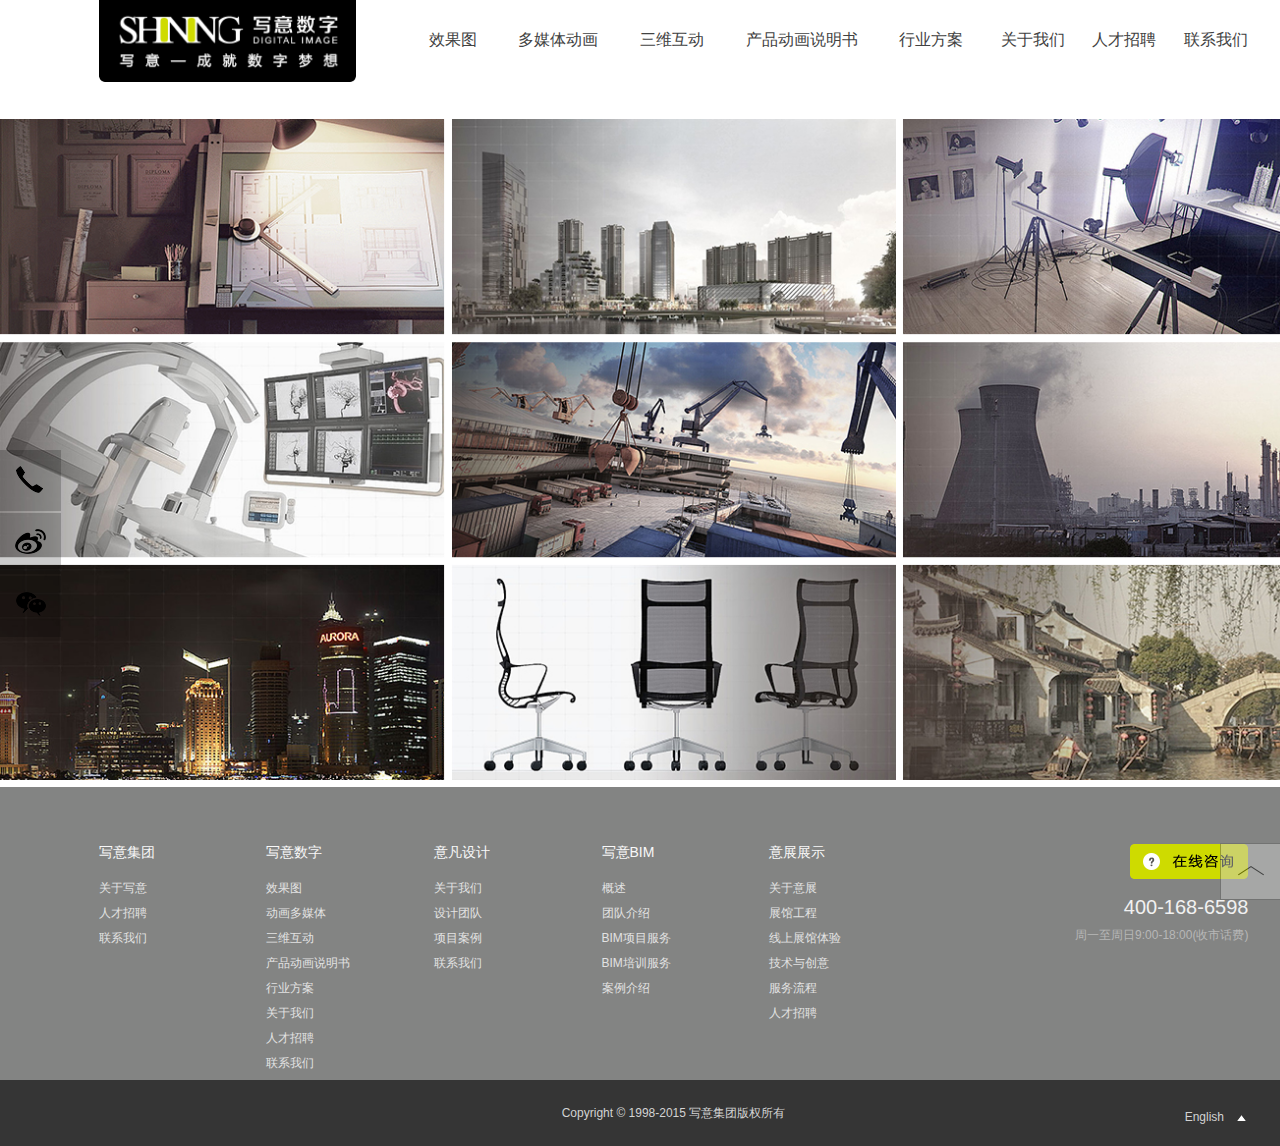
<file: xieyi/project.html>
<!DOCTYPE html>
<html>
	<head>
		<meta charset="UTF-8">
		<title></title>
		<link rel="stylesheet" type="text/css" href="css/homepage.css"/>
		<link rel="stylesheet" type="text/css" href="css/project.css"/>
		<link rel="stylesheet" type="text/css" href="css/reset.css"/>
		<script src="js/jquery-1.12.2.min.js" type="text/javascript" charset="utf-8"></script>
	</head>
	<body>
		<div id="outer">
			<div id="header">
				<div id="nav">
					<div class="headleft">
						<img src="img/xieyi/logo.png" class="logo"/>
					</div>
					<div class="headright">
						<ul class="nav">
							<li class="nav4"><a href="###">联系我们</a></li>
							<li class="nav5"><a href="###">人才招聘</a></li>
							<li class="nav5"><a href="###">关于我们</a></li>
							<li class="nav3"><a href="project.html">行业方案</a></li>
							<li class="nav2"><a href="product.html">产品动画说明书</a></li>
							<li class="nav2"><a href="interaction.html">三维互动</a></li>
							<li class="nav2"><a href="multimedia.html">多媒体动画</a></li>
							<li class="nav2"><a href="homepage.html">效果图</a></li>		
						</ul>
					</div>
				</div>
				<div id="wechat">
					<div></div>
					<div></div>
					<div></div>
					<img src="img/xieyi/icon.png" class="phone"/>
					<img src="img/xieyi/icon2.png" class="sina"/>
					<img src="img/xieyi/icon3.png" class="wchat"/>
				</div>
				<div id="contact">
					<div class="contact-top">
						<span class="contact-word">联系我们</span>
						<img src="img/xieyi/jian.jpg" class="jian"/>
					</div>
					<div class="contact-main">
						<input type="text" name="" id="name" value="" index="姓名*" placeholder="姓名*"/>
						<input type="text" name="" id="" value="" index="固定电话:" placeholder="固定电话:"/>
						<input type="text" name="" id="" value="" index="手机号:" placeholder="手机号:"/>
						<input type="text" name="" id="" value="" index="电子邮件:"placeholder="电子邮件:"/>
						<textarea name="" id="texta" index="留言内容:" placeholder="留言内容:"></textarea>
						<div id="send">发送</div>
					</div>
					<img src="img/xieyi/da.png" class="ewm"/>
				</div>
			</div>
			<div id="project-main">
				<div>
					<img src="img/project/t1.jpg" word="0"/>
					<p class="promask"></p>
					<p class="promask-p"></p>
				</div>
				<div class="project-m">
					<img src="img/project/t2.jpg" word="1"/>
					<p class="promask"></p>
					<p class="promask-p"></p>
				</div>
				<div>
					<img src="img/project/t3.jpg" word="2"/>
					<p class="promask"></p>
					<p class="promask-p"></p>
				</div>
				<div>
					<img src="img/project/t4.jpg" word="3"/>
					<p class="promask"></p>
					<p class="promask-p"></p>
				</div>
				<div class="project-m">
					<img src="img/project/t5.jpg" word="4"/>
					<p class="promask"></p>
					<p class="promask-p"></p>
				</div>
				<div>
					<img src="img/project/t6.jpg" word="5"/>
					<p class="promask"></p>
					<p class="promask-p"></p>
				</div>
				<div>
					<img src="img/project/t7.jpg" word="6"/>
					<p class="promask"></p>
					<p class="promask-p"></p>
				</div>
				<div class="project-m">
					<img src="img/project/t8.jpg" word="7"/>
					<p class="promask"></p>
					<p class="promask-p"></p>
				</div>
				<div>
					<img src="img/project/t9.jpg" word="8"/>
					<p class="promask"></p>
					<p class="promask-p"></p>
				</div>
			</div>
			<div id="field-outer">
				<div class="field">
					<div class="back">Back</div>
					<img src="img/project/bg1.jpg"/>
					<ul class="field-word">
						<li class="field-p1">建筑设计领域</li>
						<li class="field-p2">用极致的美，来诠释你笔下的线条</li>
						<li class="field-p3">作为建筑领域极其重要的组成部分，设计是一个建筑的灵魂。写意为设计企业和设计师服务了15年，无数优秀的建筑，它第一次展现于世人的面貌，诞生于此。三维与视觉技术的结合，让设计师的优秀作品从平面的线条变成了立体的图像，与设计师的良好沟通和紧密合作，让我们充分了解到其设计的主旨和精髓，并将其表现，成为了优秀设计师不可或缺的伙伴。</li>
					</ul>
					<ul class="field-bottom">
						<li class="yellow"><span>解决<br />方案</span></li>
						<li class="border1">效果图</li>
						<li class="border1">动画多媒体</li>
						<li>BIM</li>
					</ul>
				</div>
				<div class="field">
					<div class="back">Back</div>
					<img src="img/project/bg1.jpg"/>
					<ul class="field-word">
						<li class="field-p1">城市地产领域</li>
						<li class="field-p2">全新概念，全新体现，智能化的全新销售模式</li>
						<li class="field-p3">掌握三维核心技术，和有效利用其进行创造性的开发，是写意在地产领域独树一帜的优势所在，我们坚持从传统的平面设计，项目策划，程序编辑，直到业界尖端的三维制作，均由自有团队进行协作，为客户提供一站式的定制化服务。</li>
					</ul>
					<ul class="field-bottom f2">
						<li class="yellow"><span>解决<br />方案</span></li>
						<li class="border1">效果图</li>
						<li class="border1">动画多媒体</li>
						<li class="border1">三维互动</li>
						<li class="border1">展览展示</li>
						<li class="border1">产品动画说明书</li>
						<li class="border1">室内设计</li>
						<li>BIM</li>
					</ul>
				</div>
				<div class="field">
					<div class="back">Back</div>
					<img src="img/project/bg1.jpg"/>
					<ul class="field-word">
						<li class="field-p1">影视广告领域</li>
						<li class="field-p2">用听觉震撼心灵，用视觉诠释完美</li>
						<li class="field-p3">写意数字图像从事影视广告拍摄制作多年，拥有一流的团队，丰富的制作经验，敏锐的灵感完美展现出设计的理念, 独到的创作思路，打造非凡视觉。上海写意数字图像为企业提供编、导、拍、后期制作一条龙服务，凭着多年专业制作经验，运用高性能数码设备，推出系列高性价比专题片解决方案，在保持水准的前提下，降低制作费用，为广大中小企业开拓市场提供有效手段。</li>
					</ul>
					<ul class="field-bottom f2">
						<li class="yellow"><span>解决<br />方案</span></li>
						<li class="border1">效果图</li>
						<li class="border1">影视广告</li>
						<li class="border1">动画多媒体</li>
						<li class="border1">三维互动</li>
						<li class="border1">产品动画说明书</li>
						<li class="border1">展览展示</li>
						<li>室内设计</li>
					</ul>
				</div>
				<div class="field">
					<div class="back">Back</div>
					<img src="img/project/bg1.jpg"/>
					<ul class="field-word">
						<li class="field-p1">医疗通信领域</li>
						<li class="field-p2">精准3D表现 解密最真实的医疗密码</li>
						<li class="field-p3">虚拟现实和动画说明书可以广泛的应用于医疗器械原理介绍、手术培训、手术预演、临床诊断、远程干预等，我们通过虚拟现实技术与动画说明等3D技术方式，将医疗器械及操作原理全方位演示，大量节省时间与资源成本，将快捷、安全、有效发挥到极致。</li>
					</ul>
					<ul class="field-bottom f2">
						<li class="yellow"><span>解决<br />方案</span></li>
						<li class="border1">三维互动</li>
						<li class="border1">展览展示</li>
						<li class="border1">动画多媒体</li>
						<li class="border1">影视广告</li>
						<li>室内设计</li>
					</ul>
				</div>
				<div class="field">
					<div class="back">Back</div>
					<img src="img/project/bg1.jpg"/>
					<ul class="field-word">
						<li class="field-p1">物流港口领域</li>
						<li class="field-p3">港口的建设不仅关系到城市经济发展，对城市的定位以及城市竞争力的问题也逐步加深影响，港口的规划成为规划部门关注的问题。我们根据创意建成后的港口真实情况进行模拟，开发了具有虚拟现实特点的视景仿真系统,并将实时仿真及交互控制的功能加以实现。使规划部门的决策可视化，以便更好的做出规划决策，为城市给港口带来更好的发展。</li>
					</ul>
					<ul class="field-bottom f2">
						<li class="yellow"><span>解决<br />方案</span></li>
						<li class="border1">影视广告</li>
						<li class="border1">动画多媒体</li>
						<li class="border1">三维互动</li>
						<li class="border1">产品动画说明书</li>
						<li class="border1">展览展示</li>
						<li class="border1">动画多媒体</li>
						<li>BIM</li>
					</ul>
				</div>
				<div class="field">
					<div class="back">Back</div>
					<img src="img/project/bg1.jpg"/>
					<ul class="field-word">
						<li class="field-p1">军事能源领域</li>
						<li class="field-p2">现代高科技的仿真演绎</li>
						<li class="field-p3">使用3D仿真演绎能节省大量实际演练的开支，无须调动一兵一卒就可上演一幕幕威武雄壮的战争史诗。我们摆脱二维空间的思维枷锁，采用虚拟现实技术使研究的进程更加逼真、也更接近于实战。实现作战过程的仿真模拟,使研究的结果更加可信,从而有利于提高指挥和作战技能，使战略战术得到充分发挥。</li>
					</ul>
					<ul class="field-bottom f2">
						<li class="yellow"><span>解决<br />方案</span></li>
						<li class="border1">动画多媒体</li>
						<li class="border1">三维互动</li>
						<li class="border1">产品动画说明书</li>
						<li class="border1">展览展示</li>
						<li>室内设计</li>
					</ul>
				</div>
				<div class="field">
					<div class="back">Back</div>
					<img src="img/project/bg1.jpg"/>
					<ul class="field-word">
						<li class="field-p1">政府企业领域</li>
						<li class="field-p2">形象的树立，气质的表达</li>
						<li class="field-p3">越来越多的政府与企业开始注重自身的形象宣传，先进的理念是需要通过技术化的手段才能实现。写意用全新的宣传理念，立足于政府与企业本身的需求，以全方位的创意服务和制作实力，为政府与企业提供丰富多元化的优势宣传。</li>
					</ul>
					<ul class="field-bottom f2">
						<li class="yellow"><span>解决<br />方案</span></li>
						<li class="border1">动画多媒体</li>
						<li class="border1">三维互动</li>
						<li class="border1">展览展示</li>
						<li>室内设计</li>
					</ul>
				</div>
				<div class="field">
					<div class="back">Back</div>
					<img src="img/project/bg1.jpg"/>
					<ul class="field-word">
						<li class="field-p1">工业产品领域</li>
						<li class="field-p2">每一面，都用前所未有的方式精准表达</li>
						<li class="field-p3">从可视化营销系统进行延展，利用最具优势的自有技术，为包括家居、卫浴、汽车、家电及数码产品等等众多专业型产品进行数字化包装及策划，替代传统的多数量实物展示，将设计、创意、展示、多方面融合，为企业树立全新的科技形象，节省展示成本。</li>
					</ul>
					<ul class="field-bottom f2">
						<li class="yellow"><span>解决<br />方案</span></li>
						<li class="border1">效果图</li>
						<li class="border1">动画多媒体</li>
						<li class="border1">三维互动</li>
						<li class="border1">产品动画说明书</li>
						<li class="border1">展览展示</li>
						<li class="border1">室内设计</li>
						<li>BIM</li>
					</ul>
				</div>
				<div class="field">
					<div class="back">Back</div>
					<img src="img/project/bg1.jpg"/>
					<ul class="field-word">
						<li class="field-p1">旅游开发领域</li>
						<li class="field-p2">数字技术开创全新的互动旅游体验</li>
						<li class="field-p3">通过三维及多媒体影片，打造立体绚丽的景区宣传。建设景区数字互系统，虚拟讲解等环节，降低人工成本。以数字三维灯光秀景区数字舞美演出、环幕影厅等方式，开发新的旅游资源和宣传节点，营造更加丰富且具有现代感的旅游体验，提升景区整体的价值和品牌形象。</li>
					</ul>
					<ul class="field-bottom f2">
						<li class="yellow"><span>解决<br />方案</span></li>
						<li class="border1">影视广告</li>
						<li class="border1">动画多媒体</li>
						<li class="border1">三维互动</li>
						<li class="border1">产品动画说明书</li>
						<li class="border1">展览展示</li>
						<li>室内设计</li>
					</ul>
				</div>
			</div>
			<div id="footer">
				<div class="footer-word">
					<div class="footer-word-left">
						<ul>
							<li class="footer-one">写意集团</li>
							<li>关于写意</li>
							<li>人才招聘</li>
							<li>联系我们</li>
						</ul>
						<ul>
							<li class="footer-one">写意数字</li>
							<li>效果图</li>
							<li>动画多媒体</li>
							<li>三维互动</li>
							<li>产品动画说明书</li>
							<li>行业方案</li>
							<li>关于我们</li>
							<li>人才招聘</li>
							<li>联系我们</li>
						</ul>
						<ul>
							<li class="footer-one">意凡设计</li>
							<li>关于我们</li>
							<li>设计团队</li>
							<li>项目案例</li>
							<li>联系我们</li>
						</ul>
						<ul>
							<li class="footer-one">写意BIM</li>
							<li>概述</li>
							<li>团队介绍</li>
							<li>BIM项目服务</li>
							<li>BIM培训服务</li>
							<li>案例介绍	</li>
						</ul>
						<ul>
							<li class="footer-one">意展展示</li>
							<li>关于意展</li>
							<li>展馆工程</li>
							<li>线上展馆体验</li>
							<li>技术与创意</li>
							<li>服务流程</li>
							<li>人才招聘</li>
						</ul>
					</div>
					<div class="footer-word-right">
						<div class="online"><img src="img/xieyi/zixun.png"/></div>
						<p class="number">400-168-6598</p>
						<p class="week">周一至周日9:00-18:00(收市话费)</p>
						<img src="img/xieyi/top.png" id="top"/>
					</div>
				</div>
				<div class="footer-btm">
					<p class="copy">Copyright &copy; 1998-2015 写意集团版权所有</p>
					<p class="english"><span>English</span><img src="img/xieyi/gt.png"/></p>
				</div>
			</div>
		</div>
		<script src="js/multimedia.js" type="text/javascript" charset="utf-8"></script>
		<script src="js/demo.js" type="text/javascript" charset="utf-8"></script>
		<script type="text/javascript">
			$(document).ready(function(){
				$("#project-main div").hover(function(){
					$("#project-main div").css({
					height:$("#project-main div").height()
				})
				$(".nav li:eq(3)").css("border-bottom", "2px solid #cedb00");
				var wordarr=["建筑设计领域","城市地产领域","影视广告领域","医疗通信领域","物流港口领域","军事能源领域","政府企业领域","工业产品领域","旅游开发领域"]
					word=$(this).children("img").attr("word");
					$(this).children("img").stop().animate({
						"width":"110%",
						"left":"-5%"
					},400)
					$(this).children("p").css({
						"display":"block"
					});
					$(this).children("p:eq(1)").text(wordarr[word]);
					$(this).children("p:eq(1)").stop().animate({
						opacity:1,
					},400)
					$(this).children("p:eq(0)").stop().animate({
						opacity:0.4,
					},400)
				},function(){
					$(".promask").css("opacity","0").css("display","none");	
					$("#project-main img").stop().animate({"width":"100%","left":"0%"},400)
					$(".promask-p").css("opacity","0").css("display","none");
				});
				$("#project-main div").click(function(){
					$("#project-main").hide("normal",function(){
						$(".field").eq(word).show("normal");
					});
				})
				$(".back").click(function(){
					$(".field").eq(word).hide("normal",function(){
						$("#project-main").show("normal");
					});
				})
			})
		</script>
	</body>
</html>
</file>
<file: xieyi/css/homepage.css>
#outer{
	position: relative;
	overflow: hidden;
}
#header,#bar,#footer,#water{
		min-width: 1347px;
}
.bg{
	height: 100%;
	width: 100%;
	z-index: -10;
	position: absolute;
	top: 0;
	left: 0;
	display: none;

}
#header{
	width: 100%;
	position: relative;
	z-index: 999;
}
.headleft{
	float: left;
	width: 26.50%;
}
.headright{
	float: right;
	height: 100%;
	width: 73.50%;
}
#nav{
	overflow: hidden;
}
.logo{
	width: 72.1%;
	padding-left: 27.62%;
	cursor: pointer;
}
.nav{
	overflow: hidden;
}
.nav li{
	float: right;
	text-align: center;
	margin-top: 3.05%;
	padding-bottom: 1.96%;
}
.nav li a{
	color: #424242;
	font-size: 1em;
	
}
#nav li:hover{
	border-bottom: 2px solid #cedb00;
}
.nav2{
	margin-right: 4.2%;
}
.nav3{
	margin-right: 3.78%;
}
.nav4{
	margin-right: 10%;
}
.nav5{
	margin-right: 2.8%;
}
.xiaoguo{
	position: absolute;
	width: 17.93%;
	height: 7.5%;
	top: 27.78%;
	left:41%;
	opacity: 0;
}
.xiaoguo1{
	position: absolute;
	width: 54.49%;
	height: 3.3%;
	left: 5.51%;
	top: 39.64%;
	opacity: 0;
}
#wechat{
	position: fixed;
	top: 50%;
	left: 0px;
	z-index: 999;
}
#wechat div{
	width: 61px;
	height: 61px;
	background-color: black;
	margin-bottom: 2px;
	opacity: 0.2;
	filter: alpha(opacity=20);
}
#wechat img{
	position: absolute;
	z-index: -1;
}
.phone{
	top: 16px;
	left: 16px;
}
.sina{
	left: 15px;
	top: 79px;
}
.wchat{
	top: 142px;
	left: 16px;
}
#main{
	height: 2000px;
}
#bar{
	height: 69px;
}
.bar-nav{
	width: 78.84%;
	height: 100%;
	margin: 0 auto;
	overflow: hidden;
}
.bar-nav li{
	text-align: center;
	line-height: 69px;
	float: left;
	width: 11.11%;
	height: 100%;
	color: #777777;
	font-size: 1em;
}
.bar-nav li span:hover{
	color: black;
	border-bottom: 2px solid #000000;
	cursor: pointer;
}
#water{
	width: 100%;
}
.water-1{
	width: 100%;
	background-color: #f5f5f5;
	overflow: hidden;
}
.water-1 li{
	width:33%;
	float: left;
}
.center{
	margin: 0 0.5%;
}
.water-1 li img{
	width: 100%;
	margin-bottom: 5px;
	height: auto;
}
#footer{
	width: 100%;
	position: relative;
	z-index: 666;
}
.footer-word{
	background-color: #838483;
	padding: 4.24% 7.32% 0;
	overflow: hidden;
}
.footer-btm{
	text-align: center;
	background-color: #353535;	
	position: relative;
}
.footer-word-left ul{
	font-size: 12px;
	float: left;
	color: #e2e2e2;
	width: 20%;
}
.footer-word-left .footer-one{
	font-size: 14px;
	color:#f8f8f8;
	margin-bottom: 18px;
}
.footer-word-left{
	overflow: hidden;
	width: 72.9%;
	float: left;
}
.footer-word-left ul li{
	margin-bottom: 8px;
}
.footer-word-right{
	float:right;
	width: 27.1%;
}
.online{
	text-align: right;
}
.online img{
	vertical-align: top;
}
.number{
	text-align: right;
	margin-top: 17px;
	color: #f1f1f1;
	font-size: 20px;
}
.week{
	text-align: right;
	margin-top: 8px;
	color: #b7b7b7;
	font-size: 12px;
}
#top{	
	position: fixed;
	right: 0;
	bottom: 0;
	opacity: 0.5;
	filter:alpha(opacity=50);
}
.copy{
	line-height: 66px;
	color: #d3d3d3;
	font-size: 12px;
}
.english{
	position: absolute;
	top: 30px;
	right: 101px;
	font-size: 12px;
	color:#d3d3d3; 
}
.english span{
	margin-right: 13px;
}
#mask{
	position: absolute;
	background:black;
	opacity: 0;
	filter:alpha(opacity=0);
	display: none;
	cursor: pointer;
}
#large{
	position: absolute;
	left: 0;
	top: 0;
	right: 0;
	bottom: 0;
	margin: auto;
}
#select{
	position: fixed;
	width: 100%;
	height: 100%;
	background-color: black;
	top: 0;
	z-index: 999;
	opacity: 0.3;
	filter: alpha(opacity=30);
	display: none;
}
#sel-outer{
	position: fixed;
	top: 0;
	left: 0;
	bottom: 0;
	right: 0;
	margin: auto;
	z-index: 999;
	border: 6px solid white;
	display: none;
	opacity: 0;
}
#close{
	position: absolute;
	top: 0;
	right: 0;
	cursor: pointer;
}
.border{
	border-bottom: 2px solid #000000;
	color: #000000;
}
.p{
	font-size: 14px;
	line-height: 20px;
	height: 20px;
	width: 100%;
	background-color: white;
	position: absolute;
	bottom: -1px;
	padding-top: 3px;
}
.kuoh{
	font-size: 2.5em;
	position: absolute;
	opacity: 0.2;
	filter: alpha(opacity=20);
	cursor: pointer;
	-moz-user-select: none;
	-webkit-user-select: none;
}
#gt{
	left: 15px;
}
#lt{
	right: 15px;
}
#contact{
	border-top-left-radius:4px;
	border-top-right-radius:4px;
	position: fixed;
	top: 27.33%;
	left: 61px;
	width: 394px;
	height: 486px;
	background-color: white;
	display: none;
}
.contact-top{
	height: 62px;
	border-bottom:1px solid #c9c9c9;
}
.contact-word{
	position: absolute;
	top: 21px;
	left: 23px;
	font-size: 18px;
	font-weight: 700;
}
.jian{
	position: absolute;
	right: 27px;
	top: 30px;
	cursor: pointer;
}
.contact-main{
	display: none;
}
.contact-main input,.contact-main textarea{
	display: block;
	resize: none;
	background-color: #efefef;
	border: none;
	border: 1px solid #c9c9c9;
	border-radius: 3px;
	outline: none;
	margin-left: 24px;
	margin-top: 13px;
	width: 221px;
	height: 29px;
	padding-left: 10px;
	line-height: 29px;
}
.contact-main textarea{
	height: 119px;
	overflow-y: hidden;
}
#name{
	margin-top: 28px;
}
#send{
	width:138px;
	height:35px;
	background-color: #434343;
	border-radius: 3px;
	color: #f6f6f6;
	text-align: center;
	line-height: 35px;
	margin-top: 16px;
	margin-left: 24px;
	cursor: pointer;
	-webkit-user-select: none;
}
.ewm{
	position: absolute;
	top: 137px;
	left: 59px;
	width: 70%;
	display: none;
}
</file>
<file: xieyi/css/index.css>
#index-header{
	width: 100%;
	position: relative;
	z-index: 999;
	min-width: 1347px;
}
.index-gt{
	position: absolute;
	bottom: 2.5%;
	width: 3%;
	left:48.53%;
}
#index-serve{
	min-width: 1347px;
	position: relative;
}
.index-word{
	position: absolute;
	width: 22.98%;
	left: 8.71%;
	top: 39.33%;
}
.point{
	position: absolute;
	right: 21px;
	cursor: pointer;
}
.point1{
	top:39%;
	width: 0.8%;
}
.point2{
	right: 23px;
	top: 45.49%;
	width: 0.58%;
}
.point3{
	top: 51.80%;
}
.point4{
	top: 58.10%;
}
.serve{
	padding-top: 2.1%;
	padding-bottom: 4.6%;
	font-size: 30px;
	text-align: center;
}
.index-img{
	width: 90%;
	margin: auto;
	overflow: hidden;
}
.index-img div{
	width: 25%;
	float: left;
	position: relative;
	text-align: center;
}
.item1{
	width: 85%;
}
.item11{
	position: absolute;
	top: 0;
	left: 0;
	right: 0;
	margin: auto;
	width: 85%;
	opacity: 0;
}
.p1{
	font-size: 24px;
	color: #424242;
	text-align: center;
}
.p11{
	color: #8d8d8d;
	padding-top: 2%;
	width: 75%;
	margin: auto;
	font-size: 14px;
}
#about{
	min-width: 1347px;
	position: relative;
}
.green{
	position: absolute;
	bottom: 0;
	width: 100%;
	height: 25%;
}
.index-about{
	width: 85%;
	margin: auto;
	position: relative;
}
.index-about div{
	position: absolute;
	width: 33.33%;
}
#about2{
	right: 0;
	left: 0;
	margin: auto;
}
#about1{
	left: 15%;
}
#about3{
	right: 15%;
}
#about .p2{
	padding-top: 6%;
	width: 78%;
	margin: auto;
	text-align: justify;
}
.honor{
	position: absolute;
	width: 100%;
	bottom: 0;
}
#company{
	min-width: 1347px;
	position: relative;
}
.company-img{
	padding-top: 3%;
	width: 76.86%;
	overflow: hidden;
	margin: auto;
}
.company-img div{
	text-align: center;
	float: left;
	width: 16.66%;
}
.i1{
	padding-top: 6%;
	width: 89.5%;
}
.i2{
	width: 72.67%;
}
.i3{
	width: 61%;
}
.i4{
	width: 64.5%;
}
.i5{
	width: 41.86%;
}
.i6{
	padding-top:26%;
	width: 87.20%;
}
.blue{
	position: absolute;
	bottom: 0;
	width: 100%;
	z-index: -1;
}
.company-footer{
	position: absolute;
	left: 0;
	right: 0;
	bottom: 10%;
	margin: auto;
	width: 90%;
}
.company-footer div{
	text-align: center;
	width: 14.28%;
	float: left;
}
.company-p{
	font-size: 22px;
	padding-bottom:44px;
}
#p1{
	width: 12.28%;
}
#p2{
	width: 16.28%;
}
@font-face {font-family: 'num';
    src: url('../font/num.eot'); /* IE9*/
    src: url('../font/num.eot?#iefix') format('embedded-opentype'), /* IE6-IE8 */
    url('../font/num.woff') format('woff'), /* chrome、firefox */
    url('../font/num.ttf') format('truetype'), /* chrome、firefox、opera、Safari, Android, iOS 4.2+*/
    url('../font/num.svg#webfont') format('svg'); /* iOS 4.1- */
}
.company-footer p{
	color: white;
}
.conmpang-num{
	font-family:'num';
	font-size: 44px;
	margin: 0 5px;
}
#client{
	position: relative;
	min-width: 1347px;
}
.client-p{
	text-align: center;
	font-size: 24px;
	padding-top: 5%;
	padding-bottom: 4.8%;
}
.client-img{
	width: 85%;
	margin: auto;
	overflow: hidden;
}
.client-1{
	overflow: hidden;
	padding-bottom: 2.5%;
}
.client-1 div{
	float: left;
	margin-right:5.6%;
}
.client-img div img{
	width: 100%;
}
.cimg1{
	width: 5.32%
}
.cimg2{
	width: 16.23%
}
.cimg3{
	width: 12.39%
}
.cimg4{
	width: 11.16%;
}
.cimg5{
	width: 5.32%
}
.cimg6{
	width: 9.94%;
}
.client-1 .cimg7{
	margin-right:0;
	width: 5.32%;
	float: right;
}
.client-2 div{
	float: left;
	margin-right:3.5%;
}
.cimg8{
	width: 3.05%
}
.cimg9{
	width: 12.39%
}
.cimg10{
	width: 5.06%
}
.cimg11{
	width: 8.81%;
}
.cimg12{
	width: 4.71%
}
.cimg13{
	width: 4.62%;
}
.cimg14{
	width: 6.28%
}
.cimg15{
	width: 4.86%;
}
.cimg16{
	width: 12.73%
}
.client-2 .cimg17{
	float: right;
	margin-right:0;
	width: 5.32%
}
.client-3 div{
	float: left;
	margin-right:3.5%;
}
.cimg18{
	width: 15.53%;
}
.cimg19{
	width: 7.06%
}
.cimg20{
	width: 7.32%;
}
.cimg21{
	width: 29.49%
}
.cimg22{
	width: 13.69%;
}
.client-3 .cimg23{
	width: 6.8%;
	float: right;
	margin-right:0;
}
.client-4 div{
	float: left;
	margin-right:4.5%;
}
.cimg24{
	width: 9.25%
}
.cimg25{
	width: 4.8%;
}
.cimg26{
	width: 12.74%
}
.cimg27{
	width: 9.77%;
}
.cimg28{
	width: 12.21%;
}
.cimg29{
	width: 10.03%;
}
.client-4 .cimg30{
	width: 13.52%;
	float: right;
	margin-right:0;
}
.client-5 div{
	float: left;
	margin-right:4.2%;
}
.cimg31{
	width: 10.7%
}
.cimg32{
	width: 10.2%;
}
.cimg33{
	width: 9.77%
}
.cimg34{
	width: 9.77%;
}
.cimg35{
	width: 13.35%;
}
.cimg36{
	width: 9.68%;
}
.client-5 .cimg37{
	width: 11.08%;
	float: right;
	margin-right:0;
}
.client-6 div{
	float: left;
	margin-right:4.2%;
}
.cimg38{
	width: 7.3%
}
.cimg39{
	width: 3.75%;
}
.cimg40{
	width: 10.38%
}
.cimg41{
	width: 6.45%;
}
.cimg42{
	width: 6.7%;
}
.client-5 .cimg43{
	width: 8.9%;
	float: right;
	margin-right:0;
}
@media only screen and (min-width: 1400px) and (max-width: 1600px){
	.serve{
		padding-top: 4.1%;
		font-size: 2.06em;
	}
	.p1{
		font-size: 1.65em;
		padding-top: 4%;
    	padding-bottom: 4%;
	}
	.p11{
		font-size: 0.96em;
	}
	.p2{
		font-size: 1.1em;
	}
	.company-p{
		font-size: 1.51em;
	}
	.conmpang-num{
		font-size: 3.02em;
	}
	.csp{
		font-size: 1.1em;
	}
	.client-1{
		padding-bottom: 4%;
	}
}
@media only screen and (min-width: 1600px) and (max-width: 1900px){
	.serve{
		padding-top: 4.1%;
		font-size: 2.47em;
	}
	.p1{
		font-size: 1.97em;
		padding-top: 4%;
    	padding-bottom: 4%;
	}
	.p11{
		font-size: 1.27em;
	}
	.p2{
		font-size: 1.42em;
	}
	.company-p{
		font-size: 1.82em;
	}
	.conmpang-num{
		font-size: 3.33em;
	}
	.csp{
		font-size: 1.41em;
	}
	.client-1{
		padding-bottom: 4%;
	}
}
@media only screen and (min-width: 1900px) and (max-width: 2200px){
	.serve{
		padding-top: 4.1%;
		font-size: 2.88em;
	}
	.p1{
		font-size: 2.28em;
		padding-top: 4%;
    	padding-bottom: 4%;
	}
	.p11{
		font-size: 1.58em;
	}
	.p2{
		font-size: 1.73em;
	}
	.company-p{
		font-size: 2.13em;
	}
	.conmpang-num{
		font-size: 3.64em;
	}
	.csp{
		font-size: 1.474em;
	}
	.client-1{
		padding-bottom: 4%;
	}
}
@media only screen and (min-width: 2200px) and (max-width: 2600px){
	.serve{
		padding-top: 2%;
		padding-bottom: 2%;
		font-size: 3.19em;
	}
	.p1{
		font-size: 2.59em;
		padding-top: 2%;
    	padding-bottom: 1%;
	}
	.p11{
		font-size: 1.89em;
	}
	.p2{
		font-size: 2.04em;
	}
	.company-p{
		font-size: 2.44em;
	}
	.conmpang-num{
		font-size: 3.95em;
	}
	.csp{
		font-size: 1.78em;
	}
	.client-1{
		padding-bottom: 1%;
	}
}
#white li a{
	color: #FFFFFF;
}
</file>
<file: xieyi/css/interaction.css>
#classify{
	overflow: hidden;
}
#classify li{
	float: left;
	color: #c1c1c1;
	margin-right: 5%;
	cursor: pointer;
}
#classify li:hover{
	color: #000000;
	border-bottom: 2px solid #000000;
}
.cl{
	color: #000000;
	border-bottom: 2px solid #000000;
}
#intera-top{
	width: 85.35%;
	margin: 2.6% auto 0;
}
.intera-mid{
	padding-top: 1.2%;
	width: 100%;
	overflow: hidden;
}
.intera-mid div{
	float: left;
}
.mid-left{
	width: 80.9%;
	margin-right: 2%;
}
.mid-left img{
	width: 100%;
}
.mid-right{
	width: 17.1%;
}
.mid-right img{
	width: 100%;
	vertical-align: top;
	margin-bottom: 2.04%;
	cursor: pointer;
}
#intera-top p{
	padding-top: 0.5%;
	font-size: 14px;
	color: #777777;
}
#body{
	position: relative;
	min-width: 1347px;
}
.body-mian{
	width: 85.35%;
	margin: 2.6% auto 0;
}
.yewu{
	font-size: 24px;
}
.mian1-bottom{
	overflow: hidden;
}
.mian1-bottom div{
	width: 25.3%;
	float: left;
	text-align: center;
	padding-top: 3.08%;
	margin-right: 12%;
}
.mian2-bottom{
	overflow: hidden;
}
.mian2-bottom div{
	width: 17%;
	float: left;
	text-align: center;
	padding-top: 3.08%;
	margin-right: 10.6%;
}
#body-rigt{
	margin-right: 0%;
}
#body-l{
	margin-right: 0%;
}
.yewu1{
	width: 90.37%;
}
.yewu2{
	width: 77.66%;
}
.yewu3{
	width: 51.5%;
}
.y-p{
	font-size: 14px;
	padding-top: 13.43%;
}
.mian1-bottom{
	padding-bottom: 5.8%;
}
.mian2-bottom{
	padding-bottom: 8.6%;
}
.y1{
	width: 96.53%;
}
.y2{
	width: 69.23%;
}
.y3{
	width: 80.51%;
}
.y4{
	width: 66.66%;
}
</file>
<file: xieyi/css/mult.css>
#bigimg{
	position: relative;
	min-width: 1347px;
}
#bigimg img{
	display: block;
	vertical-align: top;
	width: 85.21%;
	margin: 3% auto 0;
}
#mu-bar{
	width: 85.21%;
	height: 65px;
	margin: auto;
	overflow: hidden;
}
.mu-bar{
	position: relative;
	min-width: 1347px;
}
#mu-bar li{
	float: left;
	line-height: 65px;
	color: #979797;
	margin-right: 5.15%;
}
#mu-bar li span{
	cursor: pointer;
}
#mu-bar li span:hover{
	color: black;
	border-bottom: 2px solid #000;
}
#mu-img{
	position: relative;
	min-width: 1347px;
}
.mu-main{
	width: 85.21%;
	margin: auto;
	overflow: hidden;
	padding-bottom: 12.09%;
}
.mu-main img{
	float: left;
	width: 33%;
	margin-bottom: 0.5%;
}
.middle{
	margin: 0 0.5%;
}
#mumask{
	position: absolute;
	display: none;
	cursor: pointer;
}
#mumask img{
	position: absolute;
	left: 0;
	top: 0;
	right: 0;
	bottom: 0;
	margin: auto;
}
#bigimg .imgyellow{
	position: absolute;
	left: 0;
	top: 0;
	right: 0;
	bottom: 0;
	margin: auto;
	width: 36px;
	opacity: 0;
	filter:alpha(opacity=0);
}
</file>
<file: xieyi/css/product.css>
#product-top{
	position: relative;
	min-width: 1347px;
}
#product-top img{
	padding-top: 3.04%;
	display: block;
	margin: auto;
	width: 85.26%;
}
.product-bar{
	margin: auto;
	width: 85.26%;
	overflow: hidden;
	padding: 3% 0 4%;  
}
.product-bar li{
	float: left;
	margin-right: 4.09%;
	color: #979797;
}
.product-bar li{
	cursor: pointer;
}
.product-bar li:hover{
	color: black;
	border-bottom: 2px solid #000;
}
#product-mid{
	position: relative;
	min-width: 1347px;
}
.product-main{
	width: 85.26%;
	margin: auto;
}
.product-p{
	font-size: 24px;
	padding-bottom: 2.17%;
}
.product-p1{
	font-size: 14px;
	color: #686868;
	padding-bottom: 2%;
}
.product-main img{
	width: 100%;
	padding-bottom: 2.2%;
}
.product-word{
	overflow: hidden;
	padding-bottom: 3.5%;
}
.product-word div{
	float: left;
}
.one{
	width: 45%;
}
.two{
	width: 55%;
}
.one ul li{
	font-size: 14px;
	color: #686868;
}
.one ul{
	padding-top: 4.4%;
}
.word-p{
 font-size: 24px;
}
.two-word{
	padding-top: 3.4%;
	font-size: 14px;
	color: #686868;
}
.square{
	display: inline-block;
	width: 9px;
	height: 9px;
	background-color: #a0a0a0;
	margin-right: 2.12%;
	margin-bottom: 0.3%;
}
.product-case{
	font-size: 24px;
	padding-bottom: 2.5%;
}
.product-simg{
	overflow: hidden;
	padding-bottom: 7.6%;
}
.product-main .product-simg img{
	float:left;
	width: 33%;
	padding-bottom: 0.5%;
}
.simg-m{
	margin:0 0.5%;
}
</file>
<file: xieyi/css/project.css>
#project-main{
	position: relative;
	min-width: 1347px;
	overflow: hidden;
	margin-top: 2.6%;
	
}
#project-main div{
	float: left;
	width: 33%;
	margin-bottom: 0.5%;
	overflow: hidden;
	position: relative;
}
#project-main div img{
	vertical-align: top;
	width: 100%;
	position: relative;
	/*transition: all 1s;*/
	left: 0%;
}

.project-m{
	margin: 0 0.5%;	
}
.field{
	position: relative;
	width: 85.26%;
	top: 10.5%;
	left: 0;
	right: 0;
	margin: auto;
	display: none;
	margin-top: 2.8%;
	margin-bottom: 3.5%;
}
.field img{
	width: 100%;
	vertical-align: top;
}
.field-p1{
	font-size: 30px;
	padding-bottom: 3.8%;
}
.field-p2{
	font-size: 18px;
	padding-bottom: 2.8%;
}
.field-p3{
	font-size: 12px;
}
.field-word{
	position: absolute;
	color: #f8f8f8;
	width: 39.5%;
	left: 6%;
	bottom: 15%;
}
.field-bottom{
	position: absolute;
	bottom: 0;
	left: 0;
	overflow: hidden;
	width: 100%;
}
.field-bottom li{
	float: left;	
	height: 70px;
	text-align: center;
	line-height: 70px;
	color: white;
	width: 15.6%;
	background-color: #000000;
	
}
 .field-bottom .yellow{
 	line-height:18px;
	width:6%;
	background-color: #dadf00;
	font-size: 18px;
	color: black;
}
 .field-bottom .yellow span {
 	display: block;
 	padding-top: 17px;
}
.border1{
	border-right: 1px solid #4e4e4e;
}
.promask{
	position: absolute;
	background-color: black;
	opacity: 0;
	filter: alpha(opacity=0);
	right: 0;
	left: 0;
	top: 0;
	bottom: 0;
	margin: auto;
	z-index: 666;
	cursor: pointer;
}
.promask-p{
	position: absolute;
	opacity: 0;
	filter: alpha(opacity=0);
	color: white;
	text-align: center;
	font-size: 18px;
	display: none;
	right: 0;
	left: 0;
	top: 0;
	bottom: 0;
	margin: auto;
	z-index: 999;
	height: 1em;
	cursor: pointer;
}
.f2 li{
	width: 13.35%;
}
#field-outer{
	position: relative;
	min-width: 1347px;
}
.back{
	position: absolute;
	top: 0;
	left:0;
	width: 6%;
	height: 70px;
	background-color:#dadf00;
	font-size: 18px;
	color: white;
	text-align: center;
	line-height: 70px;
	cursor: pointer;
}
</file>
